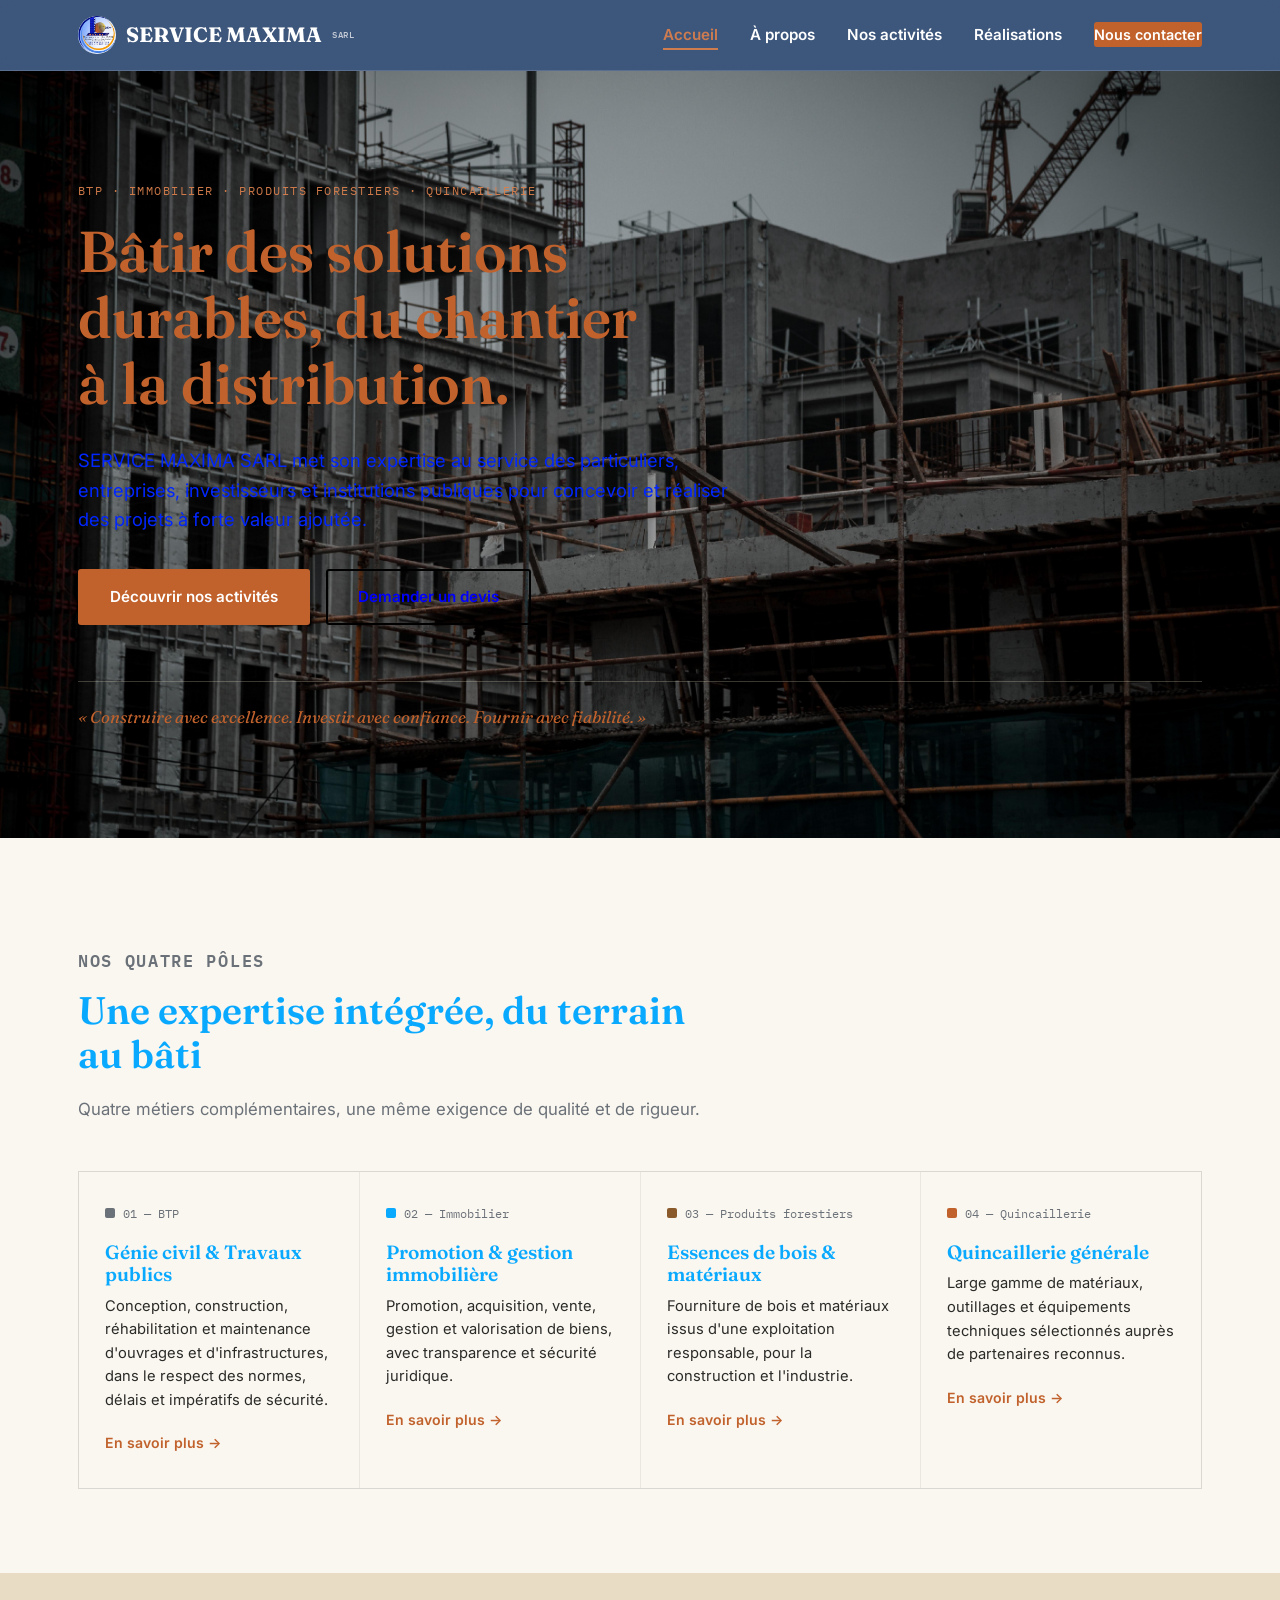
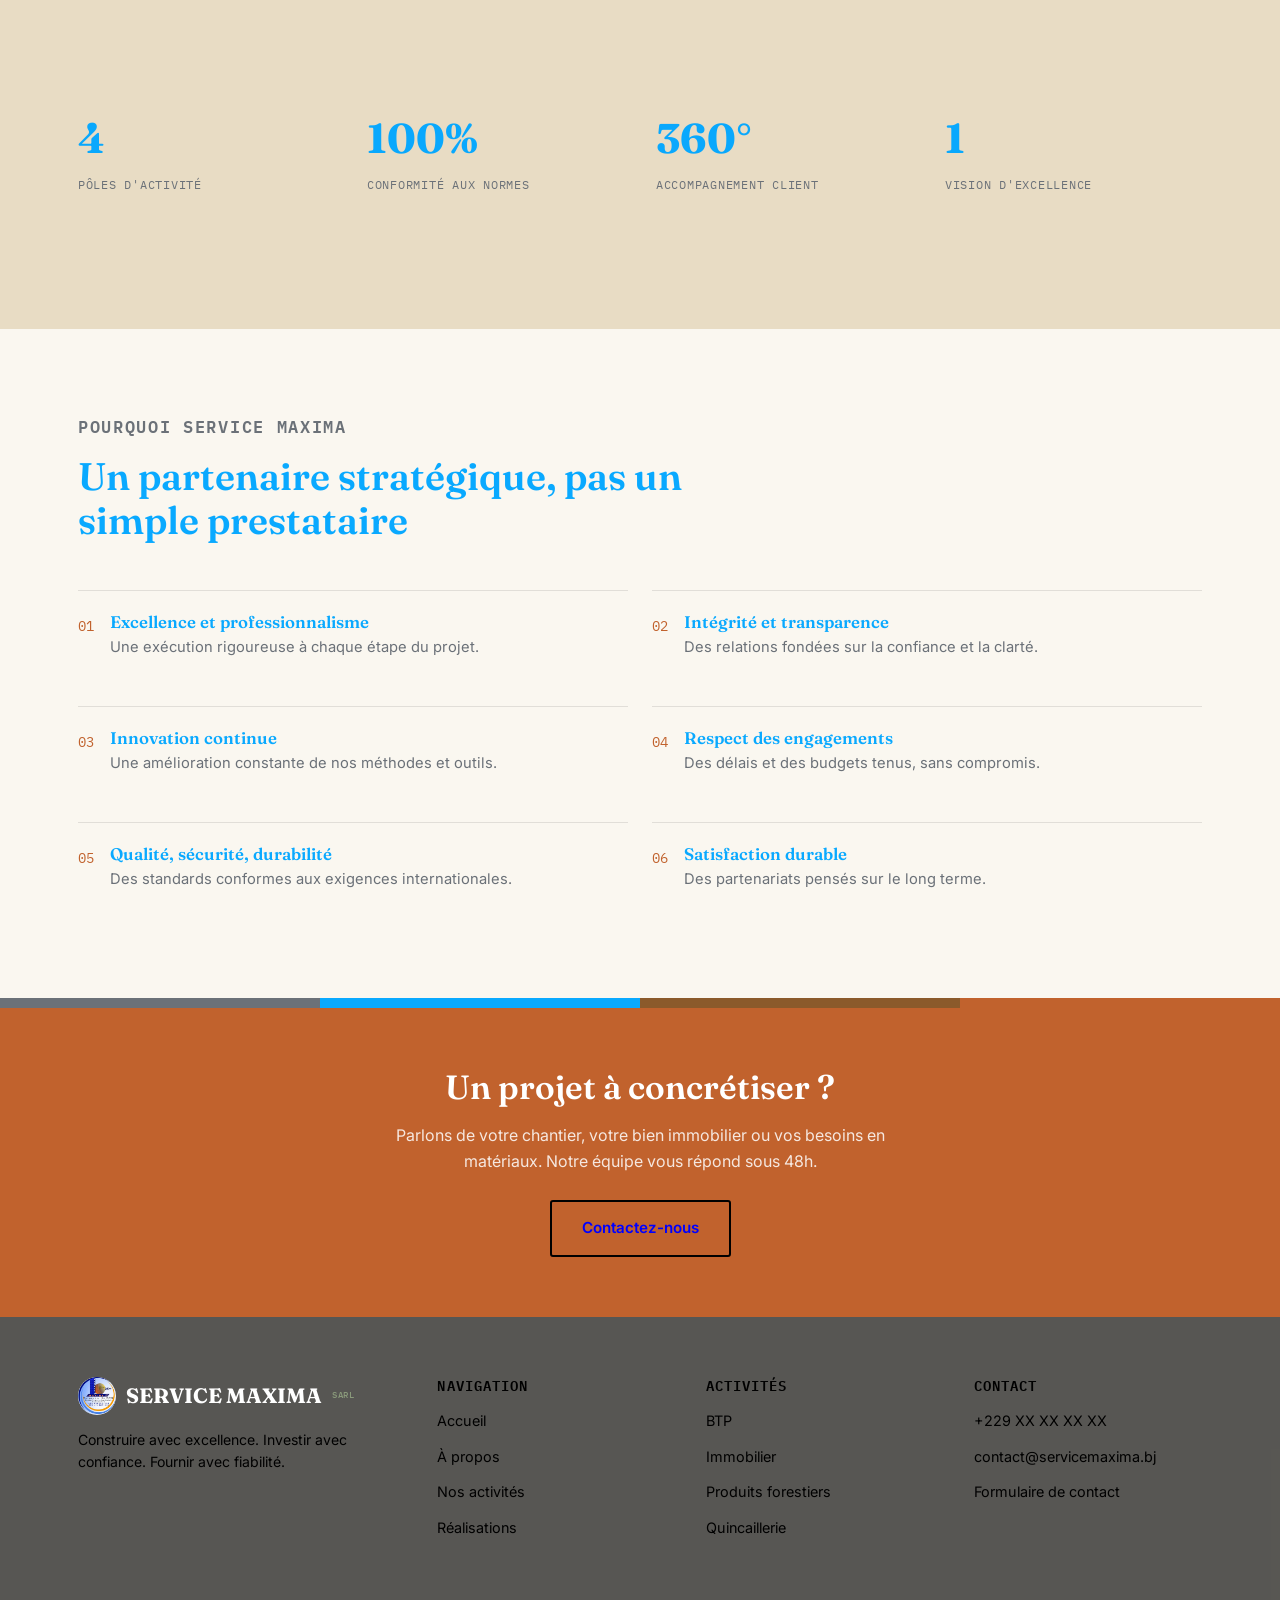
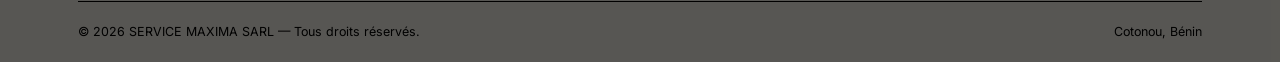
<file: service-maxima/index.html>
<!DOCTYPE html>
<html lang="fr">
<head>
<meta charset="UTF-8">
<meta name="viewport" content="width=device-width, initial-scale=1.0">
<title>SERVICE MAXIMA SARL — BTP, Immobilier, Bois &amp; Quincaillerie</title>
<meta name="description" content="SERVICE MAXIMA SARL : génie civil et BTP, immobilier, produits forestiers et quincaillerie générale. Construire avec excellence, investir avec confiance, fournir avec fiabilité.">
<link rel="stylesheet" href="css/style.css">
</head>
<body>

<header class="site-header">
  <nav class="nav-wrap">
    <a href="index.html" class="logo"><img src="images/logo-service-maxima.jpg" alt="Logo SERVICE MAXIMA">SERVICE MAXIMA<br><small>SARL</small></a>
    <button class="nav-toggle" aria-label="Ouvrir le menu" aria-expanded="false">
      <span></span><span></span><span></span>
    </button>
    <ul class="nav-links">
      <li><a href="index.html" aria-current="page">Accueil</a></li>
      <li><a href="a-propos.html">À propos</a></li>
      <li><a href="activites.html">Nos activités</a></li>
      <li><a href="realisations.html">Réalisations</a></li>
      <li><a href="contact.html" class="nav-cta">Nous contacter</a></li>
    </ul>
  </nav>
</header>

<main>

  <section class="hero">
    <div class="container">
      <p class="hero-eyebrow">BTP · Immobilier · Produits forestiers · Quincaillerie</p>
      <h1>Bâtir des solutions durables, du chantier à la distribution.</h1>
      <p class="lede">SERVICE MAXIMA SARL met son expertise au service des particuliers, entreprises, investisseurs et institutions publiques pour concevoir et réaliser des projets à forte valeur ajoutée.</p>
      <div class="hero-actions">
        <a href="activites.html" class="btn btn-primary">Découvrir nos activités</a>
        <a href="contact.html" class="btn btn-outline">Demander un devis</a>
      </div>
      <p class="hero-slogan">« Construire avec excellence. Investir avec confiance. Fournir avec fiabilité. »</p>
    </div>
  </section>
<br>
  <section>
    <div class="container">
      <div class="section-head">
        <p class="eyebrow">Nos quatre pôles</p>
        <h2>Une expertise intégrée, du terrain au bâti</h2>
        <p>Quatre métiers complémentaires, une même exigence de qualité et de rigueur.</p>
      </div>
    </div>
    <div class="container">
      <div class="poles-grid">
        <article class="pole-card">
          <div class="pole-index"><span class="dot dot-btp"></span>01 — BTP</div>
          <h3>Génie civil &amp; Travaux publics</h3>
          <p>Conception, construction, réhabilitation et maintenance d'ouvrages et d'infrastructures, dans le respect des normes, délais et impératifs de sécurité.</p>
          <a href="activites.html#btp">En savoir plus</a>
        </article>
        <article class="pole-card">
          <div class="pole-index"><span class="dot dot-immo"></span>02 — Immobilier</div>
          <h3>Promotion &amp; gestion immobilière</h3>
          <p>Promotion, acquisition, vente, gestion et valorisation de biens, avec transparence et sécurité juridique.</p>
          <a href="activites.html#immobilier">En savoir plus</a>
        </article>
        <article class="pole-card">
          <div class="pole-index"><span class="dot dot-bois"></span>03 — Produits forestiers</div>
          <h3>Essences de bois &amp; matériaux</h3>
          <p>Fourniture de bois et matériaux issus d'une exploitation responsable, pour la construction et l'industrie.</p>
          <a href="activites.html#bois">En savoir plus</a>
        </article>
        <article class="pole-card">
          <div class="pole-index"><span class="dot dot-quinc"></span>04 — Quincaillerie</div>
          <h3>Quincaillerie générale</h3>
          <p>Large gamme de matériaux, outillages et équipements techniques sélectionnés auprès de partenaires reconnus.</p>
          <a href="activites.html#quincaillerie">En savoir plus</a>
        </article>
      </div>
    </div>
  </section>

  <section class="section-alt">
    <div class="container">
      <div class="stats">
        <div class="stat"><b>4</b><span>Pôles d'activité</span></div>
        <div class="stat"><b>100%</b><span>Conformité aux normes</span></div>
        <div class="stat"><b>360°</b><span>Accompagnement client</span></div>
        <div class="stat"><b>1</b><span>Vision d'excellence</span></div>
      </div>
    </div>
  </section>

  <section>
    <div class="container">
      <div class="section-head">
        <p class="eyebrow">Pourquoi SERVICE MAXIMA</p>
        <h2>Un partenaire stratégique, pas un simple prestataire</h2>
      </div>
      <div class="valeurs-list">
        <div class="valeur-item"><span class="num">01</span><div><h4>Excellence et professionnalisme</h4><p>Une exécution rigoureuse à chaque étape du projet.</p></div></div>
        <div class="valeur-item"><span class="num">02</span><div><h4>Intégrité et transparence</h4><p>Des relations fondées sur la confiance et la clarté.</p></div></div>
        <div class="valeur-item"><span class="num">03</span><div><h4>Innovation continue</h4><p>Une amélioration constante de nos méthodes et outils.</p></div></div>
        <div class="valeur-item"><span class="num">04</span><div><h4>Respect des engagements</h4><p>Des délais et des budgets tenus, sans compromis.</p></div></div>
        <div class="valeur-item"><span class="num">05</span><div><h4>Qualité, sécurité, durabilité</h4><p>Des standards conformes aux exigences internationales.</p></div></div>
        <div class="valeur-item"><span class="num">06</span><div><h4>Satisfaction durable</h4><p>Des partenariats pensés sur le long terme.</p></div></div>
      </div>
    </div>
  </section>

  <div class="carotte"><span class="c-btp"></span><span class="c-immo"></span><span class="c-bois"></span><span class="c-quinc"></span></div>

  <section class="cta-band">
    <div class="container">
      <h2>Un projet à concrétiser ?</h2>
      <p>Parlons de votre chantier, votre bien immobilier ou vos besoins en matériaux. Notre équipe vous répond sous 48h.</p>
      <a href="contact.html" class="btn btn-outline">Contactez-nous</a>
    </div>
  </section>

</main>

<footer class="site-footer">
  <div class="container">
    <div class="footer-grid">
      <div class="footer-about">
        <div class="logo" style="color:#fff; margin-bottom:14px;"><img src="images/logo-service-maxima.jpg" alt="Logo SERVICE MAXIMA">SERVICE MAXIMA<br><small style="color:#8A9A7B;">SARL</small></div>
        <p>Construire avec excellence. Investir avec confiance. Fournir avec fiabilité.</p>
      </div>
      <div>
        <h4>Navigation</h4>
        <ul>
          <li><a href="index.html">Accueil</a></li>
          <li><a href="a-propos.html">À propos</a></li>
          <li><a href="activites.html">Nos activités</a></li>
          <li><a href="realisations.html">Réalisations</a></li>
        </ul>
      </div>
      <div>
        <h4>Activités</h4>
        <ul>
          <li><a href="activites.html#btp">BTP</a></li>
          <li><a href="activites.html#immobilier">Immobilier</a></li>
          <li><a href="activites.html#bois">Produits forestiers</a></li>
          <li><a href="activites.html#quincaillerie">Quincaillerie</a></li>
        </ul>
      </div>
      <div>
        <h4>Contact</h4>
        <ul>
          <li><a href="tel:+229XXXXXXXX">+229 XX XX XX XX</a></li>
          <li><a href="mailto:contact@servicemaxima.bj">contact@servicemaxima.bj</a></li>
          <li><a href="contact.html">Formulaire de contact</a></li>
        </ul>
      </div>
    </div>
    <div class="footer-bottom">
      <span>© 2026 SERVICE MAXIMA SARL — Tous droits réservés.</span>
      <span>Cotonou, Bénin</span>
    </div>
  </div>
</footer>

<script src="js/script.js"></script>
</body>
</html>
</file>
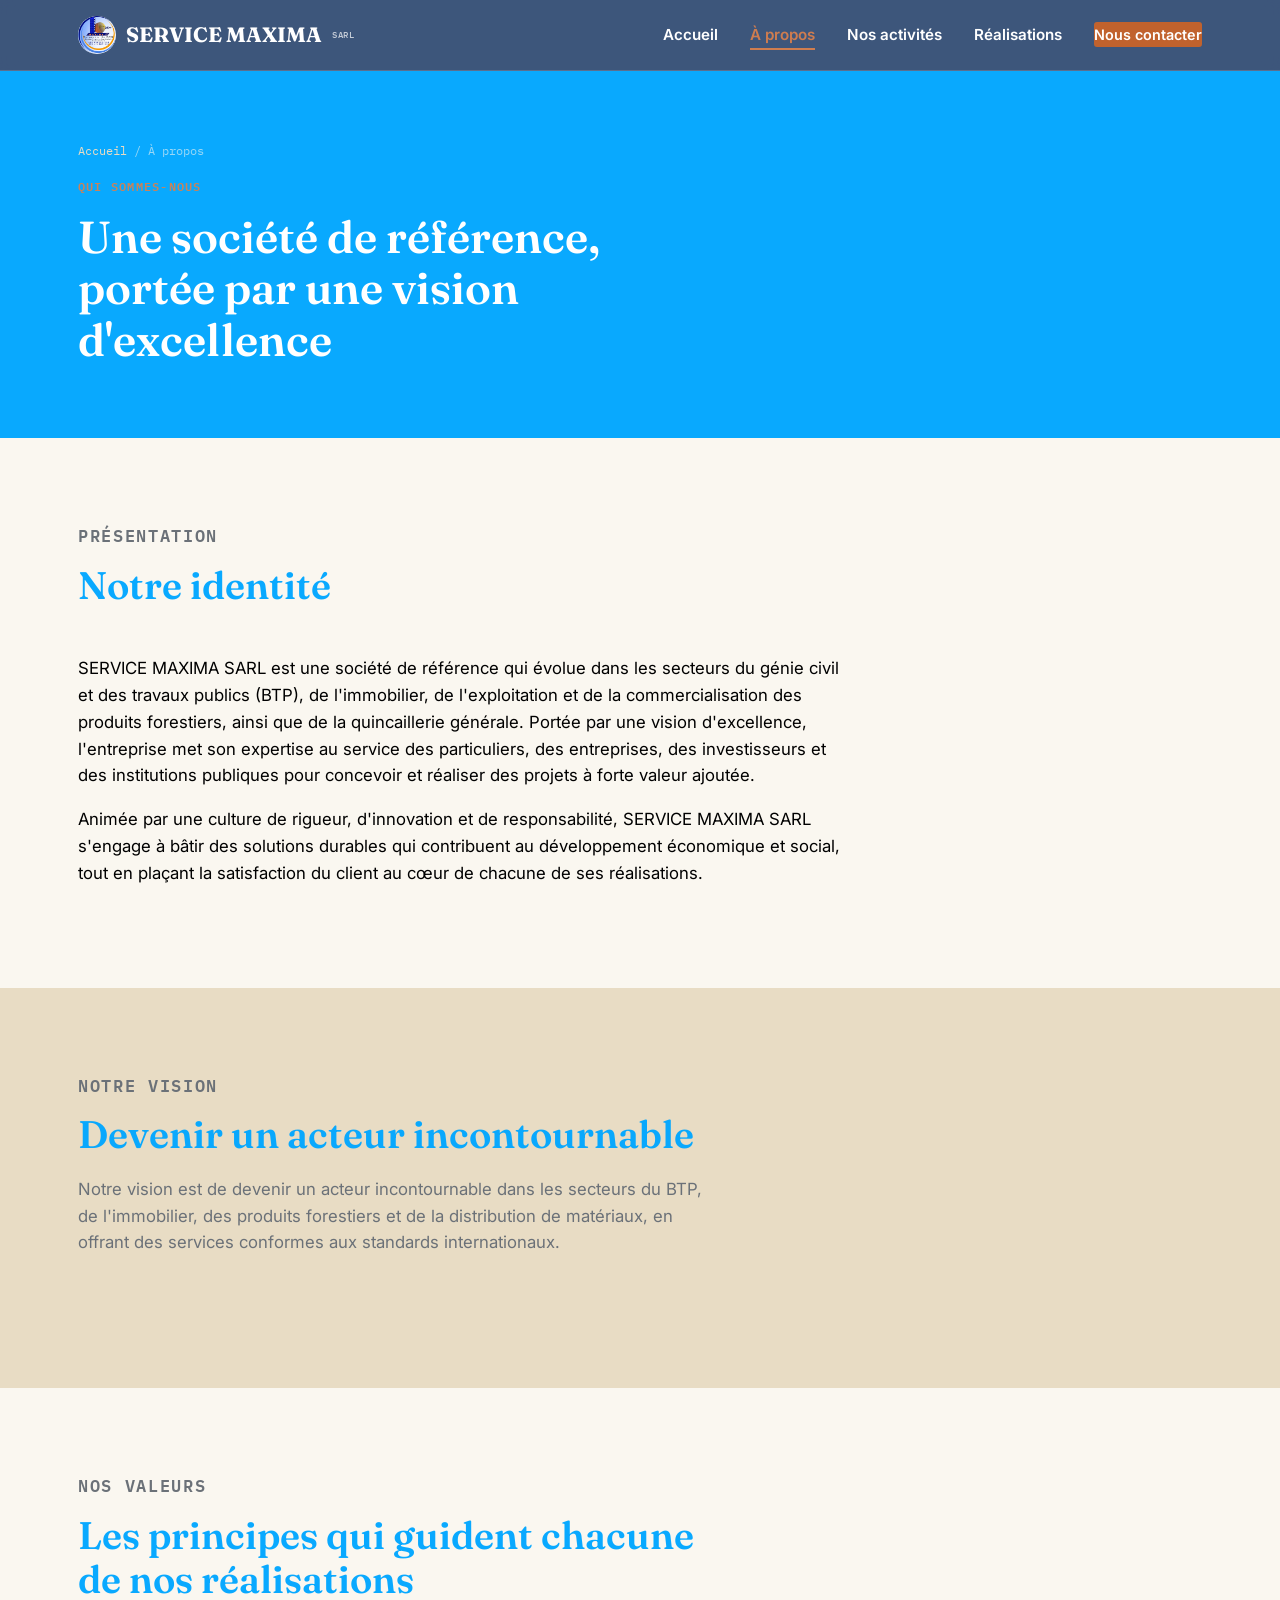
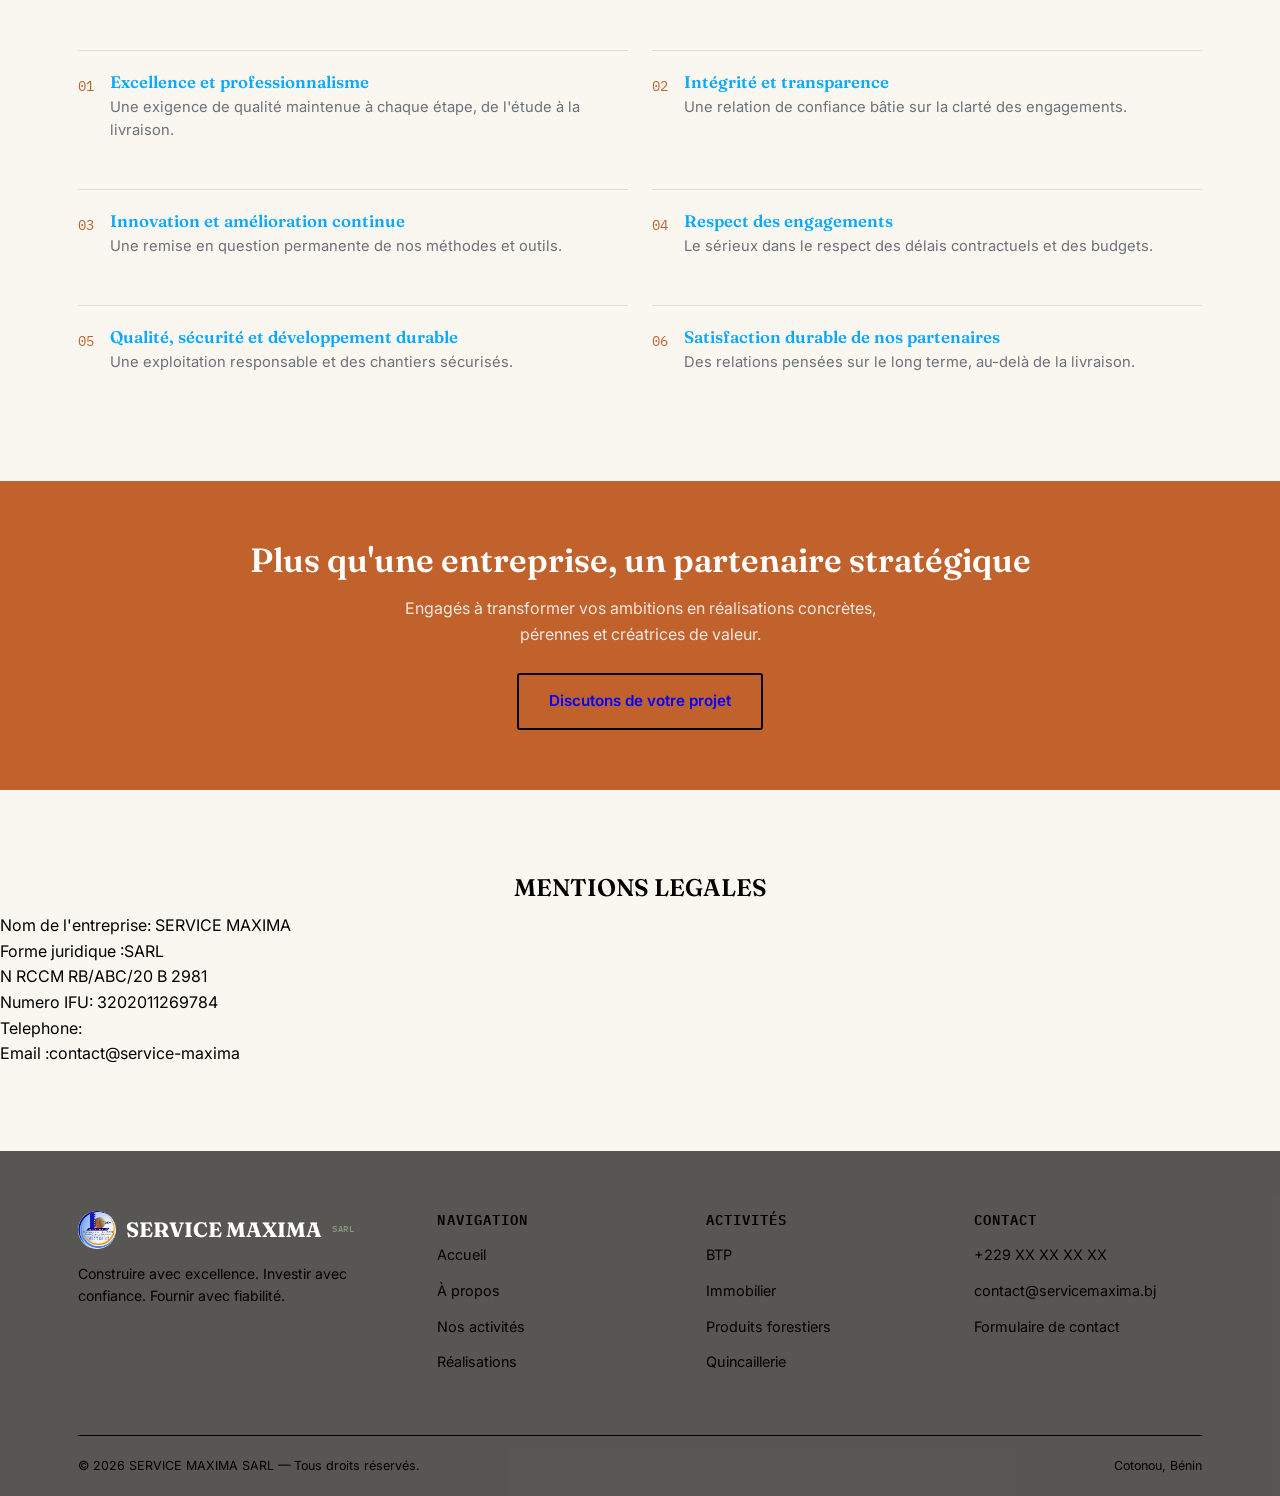
<file: service-maxima/a-propos.html>
<!DOCTYPE html>
<html lang="fr">
<head>
<meta charset="UTF-8">
<meta name="viewport" content="width=device-width, initial-scale=1.0">
<title>À propos — SERVICE MAXIMA SARL</title>
<meta name="description" content="Vision, mission et valeurs de SERVICE MAXIMA SARL, acteur du BTP, de l'immobilier, des produits forestiers et de la quincaillerie.">
<link rel="stylesheet" href="css/style.css">
</head>
<body>

<header class="site-header">
  <nav class="nav-wrap">
    <a href="index.html" class="logo"><img src="images/logo-service-maxima.jpg" alt="Logo SERVICE MAXIMA">SERVICE MAXIMA<br><small>SARL</small></a>
    <button class="nav-toggle" aria-label="Ouvrir le menu" aria-expanded="false">
      <span></span><span></span><span></span>
    </button>
    <ul class="nav-links">
      <li><a href="index.html">Accueil</a></li>
      <li><a href="a-propos.html" aria-current="page">À propos</a></li>
      <li><a href="activites.html">Nos activités</a></li>
      <li><a href="realisations.html">Réalisations</a></li>
      <li><a href="contact.html" class="nav-cta">Nous contacter</a></li>
    </ul>
  </nav>
</header>

<main>

  <section class="page-banner">
    <div class="container">
      <p class="breadcrumb"><a href="index.html">Accueil</a> / À propos</p>
      <p class="eyebrow">Qui sommes-nous</p>
      <h1>Une société de référence, portée par une vision d'excellence</h1>
    </div>
  </section>

  <section>
    <div class="container">
      <div class="section-head">
        <p class="eyebrow">Présentation</p>
        <h2>Notre identité</h2>
      </div>
      <p style="max-width:70ch; font-size:1.05rem;">SERVICE MAXIMA SARL est une société de référence qui évolue dans les secteurs du génie civil et des travaux publics (BTP), de l'immobilier, de l'exploitation et de la commercialisation des produits forestiers, ainsi que de la quincaillerie générale. Portée par une vision d'excellence, l'entreprise met son expertise au service des particuliers, des entreprises, des investisseurs et des institutions publiques pour concevoir et réaliser des projets à forte valeur ajoutée.</p>
      <p style="max-width:70ch; font-size:1.05rem;">Animée par une culture de rigueur, d'innovation et de responsabilité, SERVICE MAXIMA SARL s'engage à bâtir des solutions durables qui contribuent au développement économique et social, tout en plaçant la satisfaction du client au cœur de chacune de ses réalisations.</p>
    </div>
  </section>

  
  <section class="section-alt">
    <div class="container">
      <div class="section-head">
        <p class="eyebrow">Notre vision</p>
        <h2>Devenir un acteur incontournable</h2>
        <p>Notre vision est de devenir un acteur incontournable dans les secteurs du BTP, de l'immobilier, des produits forestiers et de la distribution de matériaux, en offrant des services conformes aux standards internationaux.</p>
      </div>
    </div>
  </section>

  <section>
    <div class="container">
      <div class="section-head">
        <p class="eyebrow">Nos valeurs</p>
        <h2>Les principes qui guident chacune de nos réalisations</h2>
      </div>
      <div class="valeurs-list">
        <div class="valeur-item"><span class="num">01</span><div><h4>Excellence et professionnalisme</h4><p>Une exigence de qualité maintenue à chaque étape, de l'étude à la livraison.</p></div></div>
        <div class="valeur-item"><span class="num">02</span><div><h4>Intégrité et transparence</h4><p>Une relation de confiance bâtie sur la clarté des engagements.</p></div></div>
        <div class="valeur-item"><span class="num">03</span><div><h4>Innovation et amélioration continue</h4><p>Une remise en question permanente de nos méthodes et outils.</p></div></div>
        <div class="valeur-item"><span class="num">04</span><div><h4>Respect des engagements</h4><p>Le sérieux dans le respect des délais contractuels et des budgets.</p></div></div>
        <div class="valeur-item"><span class="num">05</span><div><h4>Qualité, sécurité et développement durable</h4><p>Une exploitation responsable et des chantiers sécurisés.</p></div></div>
        <div class="valeur-item"><span class="num">06</span><div><h4>Satisfaction durable de nos partenaires</h4><p>Des relations pensées sur le long terme, au-delà de la livraison.</p></div></div>
      </div>
    </div>
  </section>

  <section class="cta-band">
    <div class="container">
      <h2>Plus qu'une entreprise, un partenaire stratégique</h2>
      <p>Engagés à transformer vos ambitions en réalisations concrètes, pérennes et créatrices de valeur.</p>
      <a href="contact.html" class="btn btn-outline">Discutons de votre projet</a>
    </div>
  </section>
  <section>
   <div class="law">
     <h1> MENTIONS LEGALES</h1>
    Nom de l'entreprise: SERVICE MAXIMA<br>
    Forme juridique :SARL <br>
    N RCCM RB/ABC/20 B 2981 <br>
    Numero IFU: 3202011269784 <br>
    Telephone: <br>
    Email :contact@service-maxima

   </div>

  </section>

</main>

<footer class="site-footer">
  <div class="container">
    <div class="footer-grid">
      <div class="footer-about">
        <div class="logo" style="color:#fff; margin-bottom:14px;"><img src="images/logo-service-maxima.jpg" alt="Logo SERVICE MAXIMA">SERVICE MAXIMA<br><small style="color:#8A9A7B;">SARL</small></div>
        <p>Construire avec excellence. Investir avec confiance. Fournir avec fiabilité.</p>
      </div>
      <div>
        <h4>Navigation</h4>
        <ul>
          <li><a href="index.html">Accueil</a></li>
          <li><a href="a-propos.html">À propos</a></li>
          <li><a href="activites.html">Nos activités</a></li>
          <li><a href="realisations.html">Réalisations</a></li>
        </ul>
      </div>
      <div>
        <h4>Activités</h4>
        <ul>
          <li><a href="activites.html#btp">BTP</a></li>
          <li><a href="activites.html#immobilier">Immobilier</a></li>
          <li><a href="activites.html#bois">Produits forestiers</a></li>
          <li><a href="activites.html#quincaillerie">Quincaillerie</a></li>
        </ul>
      </div>
      <div>
        <h4>Contact</h4>
        <ul>
          <li><a href="tel:+229XXXXXXXX">+229 XX XX XX XX</a></li>
          <li><a href="mailto:contact@servicemaxima.bj">contact@servicemaxima.bj</a></li>
          <li><a href="contact.html">Formulaire de contact</a></li>
        </ul>
      </div>
    </div>
    <div class="footer-bottom">
      <span>© 2026 SERVICE MAXIMA SARL — Tous droits réservés.</span>
      <span>Cotonou, Bénin</span>
    </div>
  </div>
</footer>

<script src="js/script.js"></script>
</body>
</html>
</file>
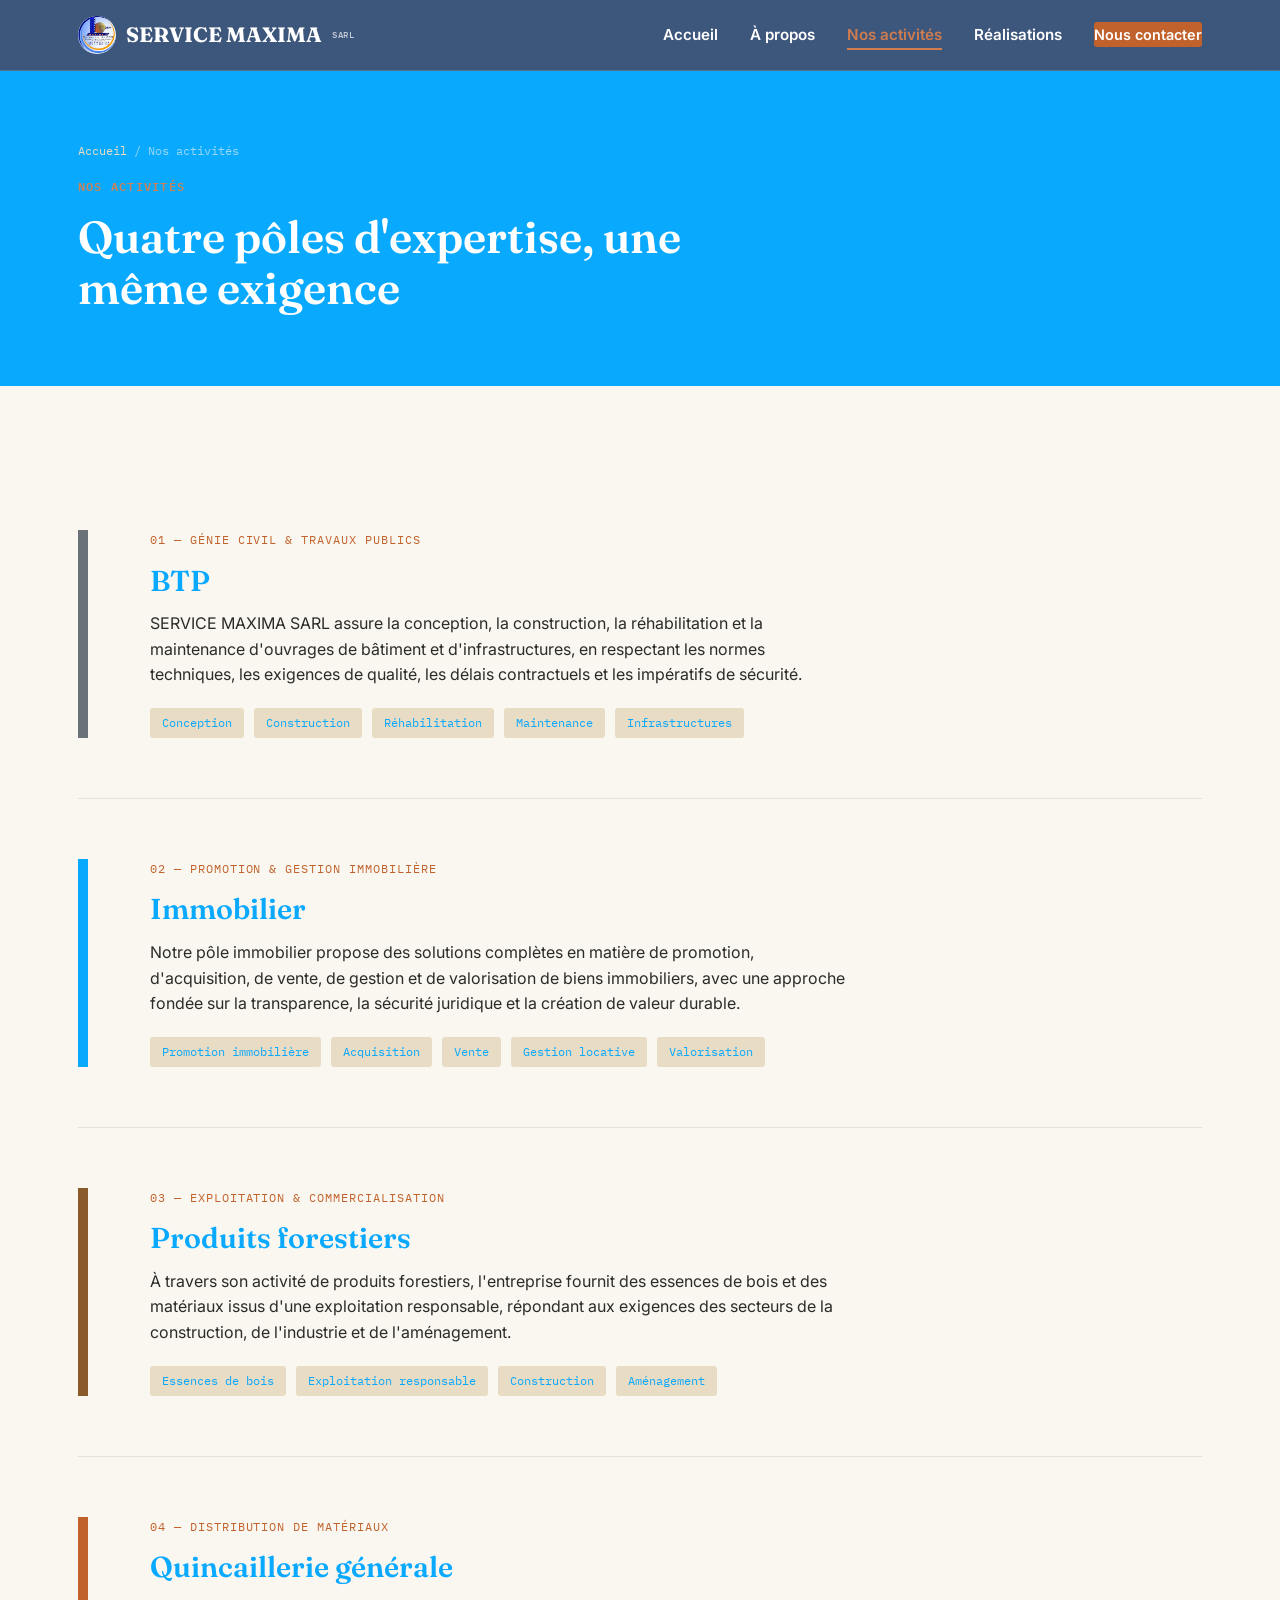
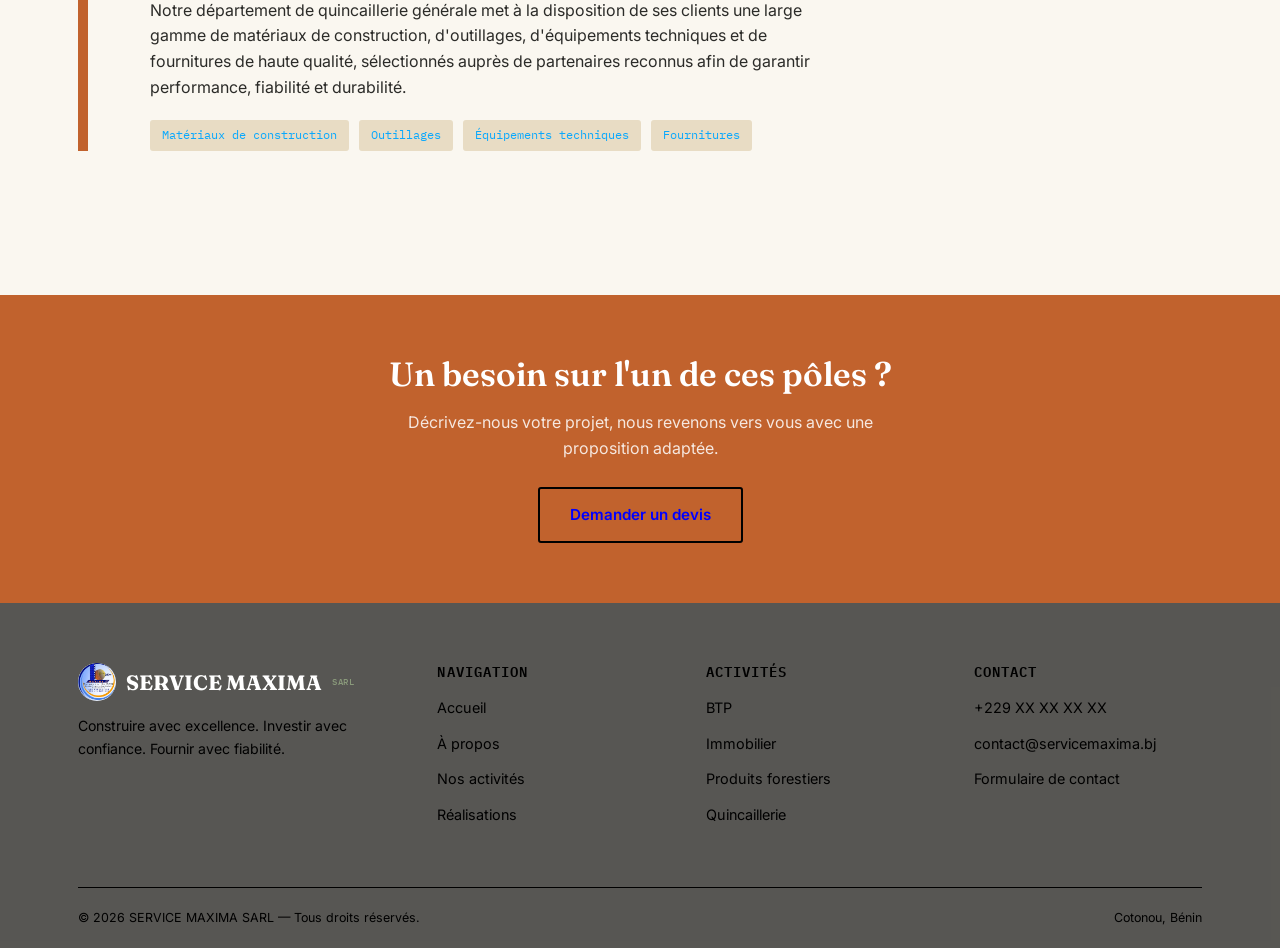
<file: service-maxima/activites.html>
<!DOCTYPE html>
<html lang="fr">
<head>
<meta charset="UTF-8">
<meta name="viewport" content="width=device-width, initial-scale=1.0">
<title>Nos activités — SERVICE MAXIMA SARL</title>
<meta name="description" content="BTP et travaux publics, immobilier, produits forestiers et quincaillerie générale : découvrez les 4 pôles d'activité de SERVICE MAXIMA SARL.">
<link rel="stylesheet" href="css/style.css">
</head>
<body>

<header class="site-header">
  <nav class="nav-wrap">
    <a href="index.html" class="logo"><img src="images/logo-service-maxima.jpg" alt="Logo SERVICE MAXIMA">SERVICE MAXIMA<br><small>SARL</small></a>
    <button class="nav-toggle" aria-label="Ouvrir le menu" aria-expanded="false">
      <span></span><span></span><span></span>
    </button>
    <ul class="nav-links">
      <li><a href="index.html">Accueil</a></li>
      <li><a href="a-propos.html">À propos</a></li>
      <li><a href="activites.html" aria-current="page">Nos activités</a></li>
      <li><a href="realisations.html">Réalisations</a></li>
      <li><a href="contact.html" class="nav-cta">Nous contacter</a></li>
    </ul>
  </nav>
</header>

<main>

  <section class="page-banner">
    <div class="container">
      <p class="breadcrumb"><a href="index.html">Accueil</a> / Nos activités</p>
      <p class="eyebrow">Nos activités</p>
      <h1>Quatre pôles d'expertise, une même exigence</h1>
    </div>
  </section>

  <section>
    <div class="container">

      <div class="activite-block" id="btp">
        <div class="carotte vertical"><span class="c-btp" style="flex:1;"></span></div>
        <div class="activite-content">
          <span class="role">01 — Génie civil &amp; Travaux publics</span>
          <h2>BTP</h2>
          <p>SERVICE MAXIMA SARL assure la conception, la construction, la réhabilitation et la maintenance d'ouvrages de bâtiment et d'infrastructures, en respectant les normes techniques, les exigences de qualité, les délais contractuels et les impératifs de sécurité.</p>
          <div class="activite-tags">
            <span>Conception</span><span>Construction</span><span>Réhabilitation</span><span>Maintenance</span><span>Infrastructures</span>
          </div>
        </div>
      </div>

      <div class="activite-block" id="immobilier">
        <div class="carotte vertical"><span class="c-immo" style="flex:1;"></span></div>
        <div class="activite-content">
          <span class="role">02 — Promotion &amp; gestion immobilière</span>
          <h2>Immobilier</h2>
          <p>Notre pôle immobilier propose des solutions complètes en matière de promotion, d'acquisition, de vente, de gestion et de valorisation de biens immobiliers, avec une approche fondée sur la transparence, la sécurité juridique et la création de valeur durable.</p>
          <div class="activite-tags">
            <span>Promotion immobilière</span><span>Acquisition</span><span>Vente</span><span>Gestion locative</span><span>Valorisation</span>
          </div>
        </div>
      </div>

      <div class="activite-block" id="bois">
        <div class="carotte vertical"><span class="c-bois" style="flex:1;"></span></div>
        <div class="activite-content">
          <span class="role">03 — Exploitation &amp; commercialisation</span>
          <h2>Produits forestiers</h2>
          <p>À travers son activité de produits forestiers, l'entreprise fournit des essences de bois et des matériaux issus d'une exploitation responsable, répondant aux exigences des secteurs de la construction, de l'industrie et de l'aménagement.</p>
          <div class="activite-tags">
            <span>Essences de bois</span><span>Exploitation responsable</span><span>Construction</span><span>Aménagement</span>
          </div>
        </div>
      </div>

      <div class="activite-block" id="quincaillerie">
        <div class="carotte vertical"><span class="c-quinc" style="flex:1;"></span></div>
        <div class="activite-content">
          <span class="role">04 — Distribution de matériaux</span>
          <h2>Quincaillerie générale</h2>
          <p>Notre département de quincaillerie générale met à la disposition de ses clients une large gamme de matériaux de construction, d'outillages, d'équipements techniques et de fournitures de haute qualité, sélectionnés auprès de partenaires reconnus afin de garantir performance, fiabilité et durabilité.</p>
          <div class="activite-tags">
            <span>Matériaux de construction</span><span>Outillages</span><span>Équipements techniques</span><span>Fournitures</span>
          </div>
        </div>
      </div>

    </div>
  </section>

  <section class="cta-band">
    <div class="container">
      <h2>Un besoin sur l'un de ces pôles ?</h2>
      <p>Décrivez-nous votre projet, nous revenons vers vous avec une proposition adaptée.</p>
      <a href="contact.html" class="btn btn-outline">Demander un devis</a>
    </div>
  </section>

</main>

<footer class="site-footer">
  <div class="container">
    <div class="footer-grid">
      <div class="footer-about">
        <div class="logo" style="color:#fff; margin-bottom:14px;"><img src="images/logo-service-maxima.jpg" alt="Logo SERVICE MAXIMA">SERVICE MAXIMA<br><small style="color:#8A9A7B;">SARL</small></div>
        <p>Construire avec excellence. Investir avec confiance. Fournir avec fiabilité.</p>
      </div>
      <div>
        <h4>Navigation</h4>
        <ul>
          <li><a href="index.html">Accueil</a></li>
          <li><a href="a-propos.html">À propos</a></li>
          <li><a href="activites.html">Nos activités</a></li>
          <li><a href="realisations.html">Réalisations</a></li>
        </ul>
      </div>
      <div>
        <h4>Activités</h4>
        <ul>
          <li><a href="activites.html#btp">BTP</a></li>
          <li><a href="activites.html#immobilier">Immobilier</a></li>
          <li><a href="activites.html#bois">Produits forestiers</a></li>
          <li><a href="activites.html#quincaillerie">Quincaillerie</a></li>
        </ul>
      </div>
      <div>
        <h4>Contact</h4>
        <ul>
          <li><a href="tel:+229XXXXXXXX">+229 XX XX XX XX</a></li>
          <li><a href="mailto:contact@servicemaxima.bj">contact@servicemaxima.bj</a></li>
          <li><a href="contact.html">Formulaire de contact</a></li>
        </ul>
      </div>
    </div>
    <div class="footer-bottom">
      <span>© 2026 SERVICE MAXIMA SARL — Tous droits réservés.</span>
      <span>Cotonou, Bénin</span>
    </div>
  </div>
</footer>

<script src="js/script.js"></script>
</body>
</html>
</file>
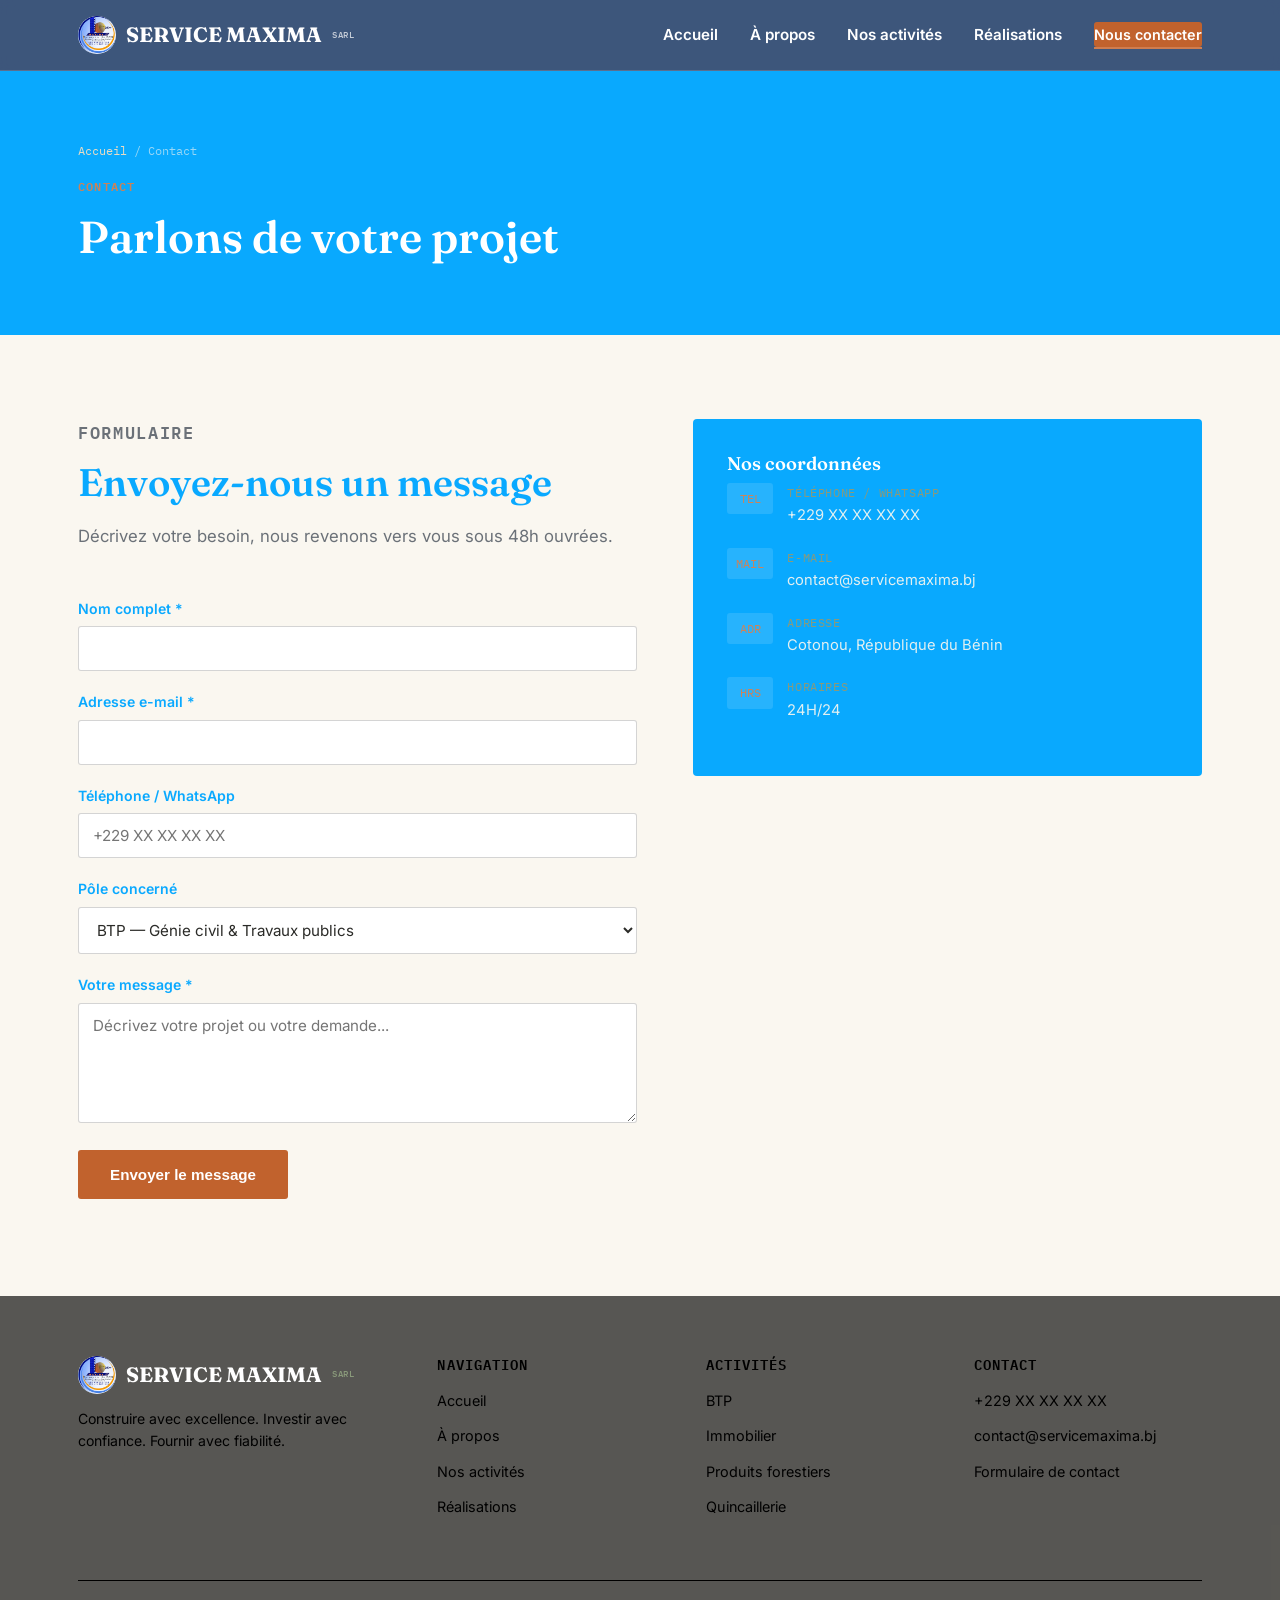
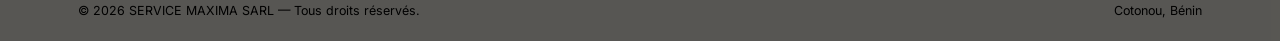
<file: service-maxima/contact.html>
<!DOCTYPE html>
<html lang="fr">
<head>
<meta charset="UTF-8">
<meta name="viewport" content="width=device-width, initial-scale=1.0">
<title>Contact — SERVICE MAXIMA SARL</title>
<meta name="description" content="Contactez SERVICE MAXIMA SARL pour vos projets BTP, immobiliers, bois ou quincaillerie.">
<link rel="stylesheet" href="css/style.css">
</head>
<body>

<header class="site-header">
  <nav class="nav-wrap">
    <a href="index.html" class="logo"><img src="images/logo-service-maxima.jpg" alt="Logo SERVICE MAXIMA">SERVICE MAXIMA<br><small>SARL</small></a>
    <button class="nav-toggle" aria-label="Ouvrir le menu" aria-expanded="false">
      <span></span><span></span><span></span>
    </button>
    <ul class="nav-links">
      <li><a href="index.html">Accueil</a></li>
      <li><a href="a-propos.html">À propos</a></li>
      <li><a href="activites.html">Nos activités</a></li>
      <li><a href="realisations.html">Réalisations</a></li>
      <li><a href="contact.html" class="nav-cta" aria-current="page">Nous contacter</a></li>
    </ul>
  </nav>
</header>

<main>

  <section class="page-banner">
    <div class="container">
      <p class="breadcrumb"><a href="index.html">Accueil</a> / Contact</p>
      <p class="eyebrow">Contact</p>
      <h1>Parlons de votre projet</h1>
    </div>
  </section>

  <section>
    <div class="container">
      <div class="contact-grid">

        <div>
          <div class="section-head">
            <p class="eyebrow">Formulaire</p>
            <h2>Envoyez-nous un message</h2>
            <p>Décrivez votre besoin, nous revenons vers vous sous 48h ouvrées.</p>
          </div>

          <form id="contact-form" novalidate>
            <div class="form-group">
              <label for="nom">Nom complet *</label>
              <input type="text" id="nom" name="nom" required>
            </div>
            <div class="form-group">
              <label for="email">Adresse e-mail *</label>
              <input type="email" id="email" name="email" required>
            </div>
            <div class="form-group">
              <label for="telephone">Téléphone / WhatsApp</label>
              <input type="tel" id="telephone" name="telephone" placeholder="+229 XX XX XX XX">
            </div>
            <div class="form-group">
              <label for="pole">Pôle concerné</label>
              <select id="pole" name="pole">
                <option value="btp">BTP — Génie civil &amp; Travaux publics</option>
                <option value="immobilier">Immobilier</option>
                <option value="bois">Produits forestiers</option>
                <option value="quincaillerie">Quincaillerie générale</option>
                <option value="autre">Autre / Renseignement général</option>
              </select>
            </div>
            <div class="form-group">
              <label for="message">Votre message *</label>
              <textarea id="message" name="message" required placeholder="Décrivez votre projet ou votre demande..."></textarea>
            </div>
            <button type="submit" class="btn btn-primary">Envoyer le message</button>
            <p class="form-note" id="form-feedback" role="status"></p>
          </form>
        </div>

        <div>
          <div class="info-card">
            <h3>Nos coordonnées</h3>
            <div class="info-line">
              <span class="ic">TEL</span>
              <div><span>Téléphone / WhatsApp</span><p>+229 XX XX XX XX</p></div>
            </div>
            <div class="info-line">
              <span class="ic">MAIL</span>
              <div><span>E-mail</span><p>contact@servicemaxima.bj</p></div>
            </div>
            <div class="info-line">
              <span class="ic">ADR</span>
              <div><span>Adresse</span><p>Cotonou, République du Bénin</p></div>
            </div>
            <div class="info-line">
              <span class="ic">HRS</span>
              <div><span>Horaires</span><p>24H/24</p></div>
            </div>
          </div>
        </div>

      </div>
    </div>
  </section>

</main>

<footer class="site-footer">
  <div class="container">
    <div class="footer-grid">
      <div class="footer-about">
        <div class="logo" style="color:#fff; margin-bottom:14px;"><img src="images/logo-service-maxima.jpg" alt="Logo SERVICE MAXIMA">SERVICE MAXIMA<br><small style="color:#8A9A7B;">SARL</small></div>
        <p>Construire avec excellence. Investir avec confiance. Fournir avec fiabilité.</p>
      </div>
      <div>
        <h4>Navigation</h4>
        <ul>
          <li><a href="index.html">Accueil</a></li>
          <li><a href="a-propos.html">À propos</a></li>
          <li><a href="activites.html">Nos activités</a></li>
          <li><a href="realisations.html">Réalisations</a></li>
        </ul>
      </div>
      <div>
        <h4>Activités</h4>
        <ul>
          <li><a href="activites.html#btp">BTP</a></li>
          <li><a href="activites.html#immobilier">Immobilier</a></li>
          <li><a href="activites.html#bois">Produits forestiers</a></li>
          <li><a href="activites.html#quincaillerie">Quincaillerie</a></li>
        </ul>
      </div>
      <div>
        <h4>Contact</h4>
        <ul>
          <li><a href="tel:+229XXXXXXXX">+229 XX XX XX XX</a></li>
          <li><a href="mailto:contact@servicemaxima.bj">contact@servicemaxima.bj</a></li>
          <li><a href="contact.html">Formulaire de contact</a></li>
        </ul>
      </div>
    </div>
    <div class="footer-bottom">
      <span>© 2026 SERVICE MAXIMA SARL — Tous droits réservés.</span>
      <span>Cotonou, Bénin</span>
    </div>
  </div>
</footer>
<script>
document.getElementById('contact-form').addEventListener('submit', function(e) {
  e.preventDefault();

  let nom = document.getElementById('nom').value;
  let email = document.getElementById('email').value;
  let tel = document.getElementById('telephone').value;
  let pole = document.getElementById('pole').value;
  let message = document.getElementById('message').value;
  
  // METS LE VRAI NUMERO WHATSAPP DU CLIENT ICI AVEC 229
  let numeroClient = "+2290195606227"; 

  let texte = `*Nouveau message - SERVICE MAXIMA*%0A%0A`;
  texte += `*Nom:* ${nom}%0A`;
  texte += `*Email:* ${email}%0A`;
  texte += `*Téléphone:* ${tel}%0A`;
  texte += `*Pôle:* ${pole}%0A`;
  texte += `*Message:* ${message}`;
  
  let url = `https://wa.me/${numeroClient}?text=${texte}`;
  window.open(url, '_blank');
  
  document.getElementById('form-feedback').innerText = "Redirection vers WhatsApp... Merci !";
  document.getElementById('form-feedback').style.color = "green";
  
  // Reset le formulaire
  document.getElementById('contact-form').reset();
});
</script>


</body>
</html>
</file>
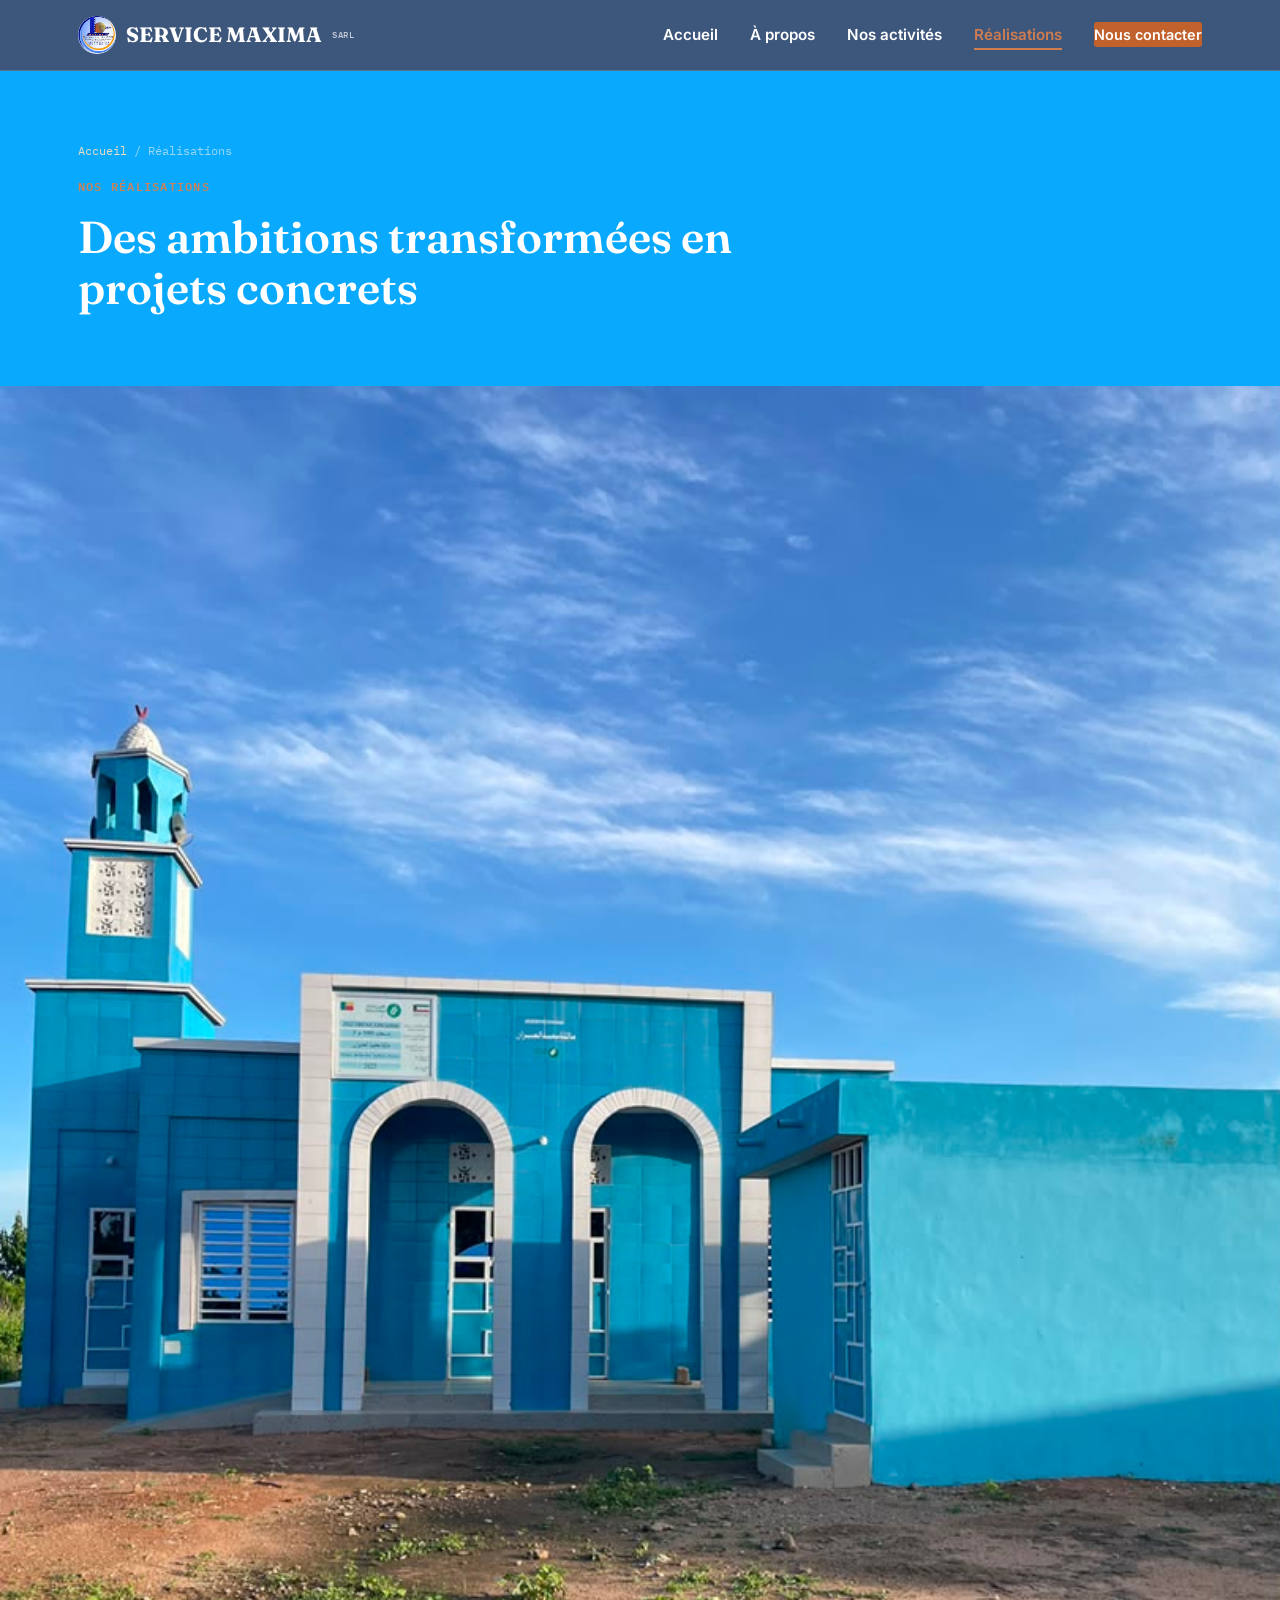
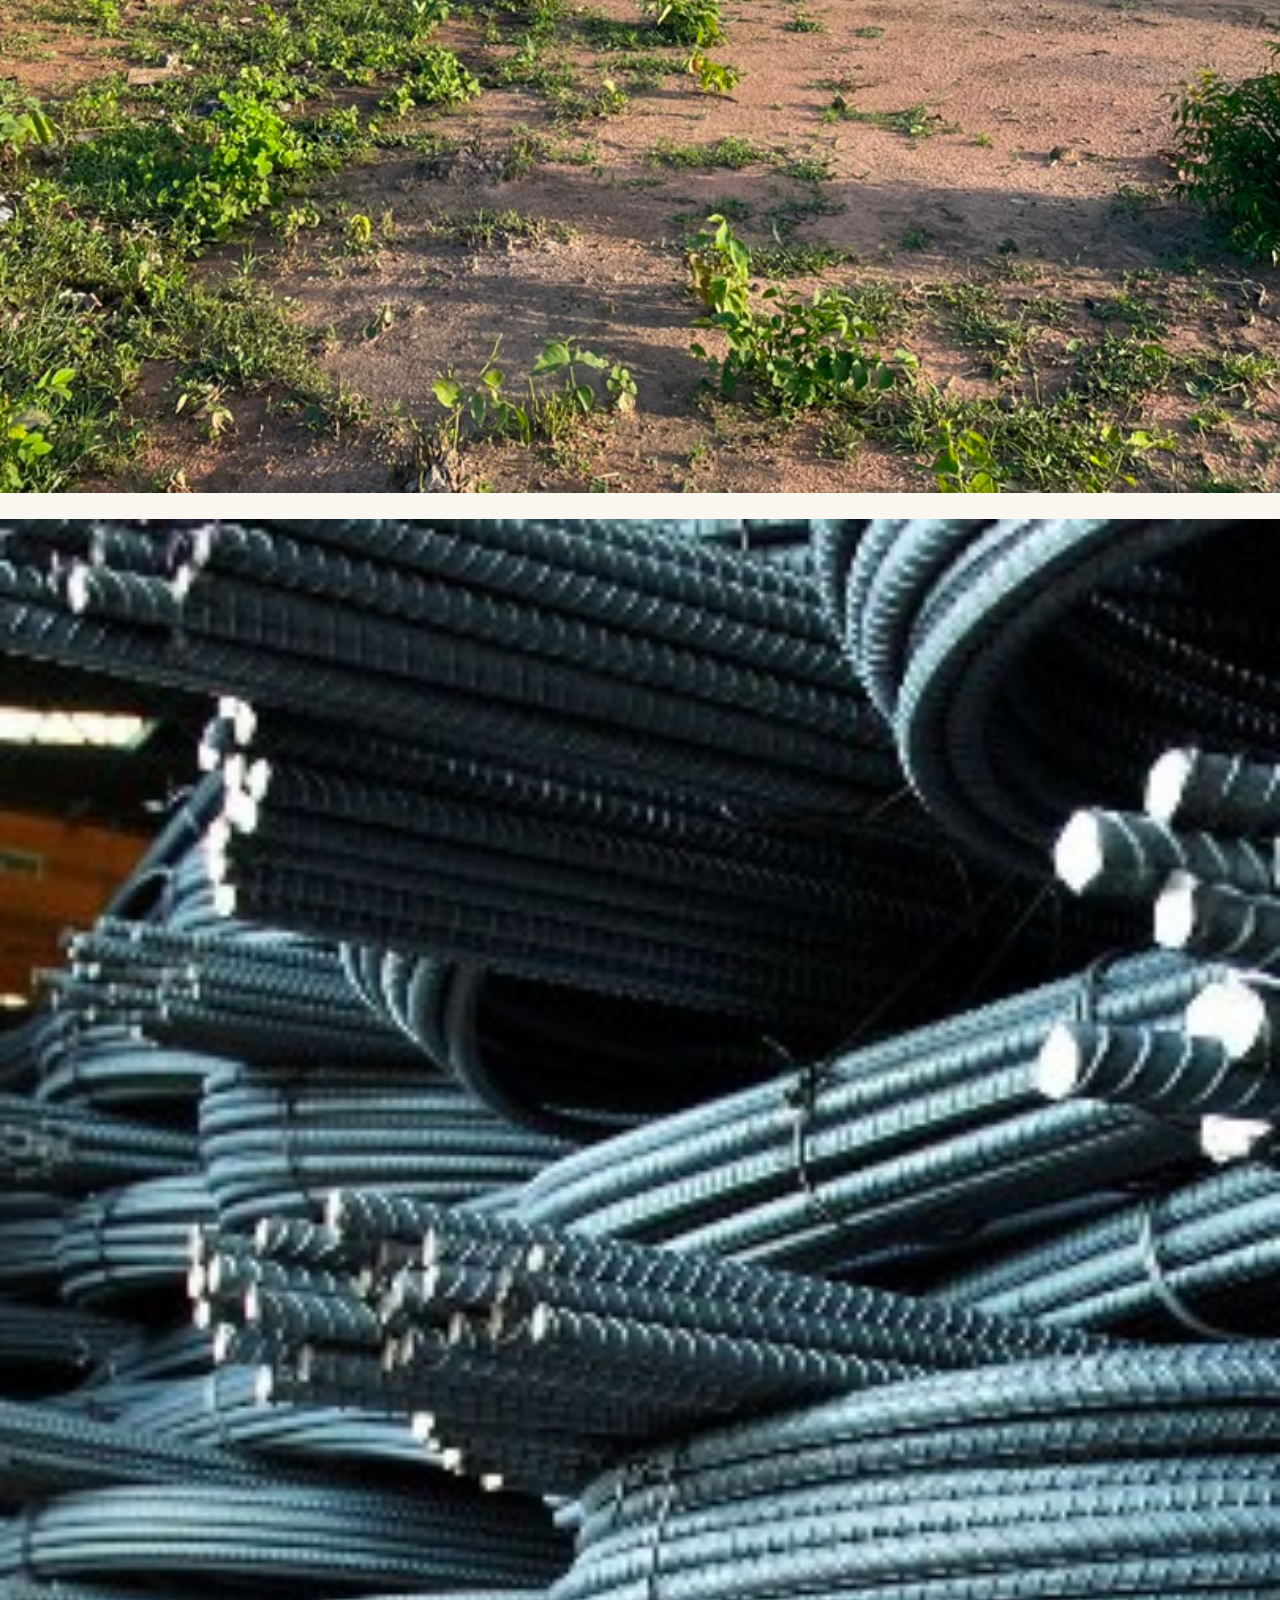
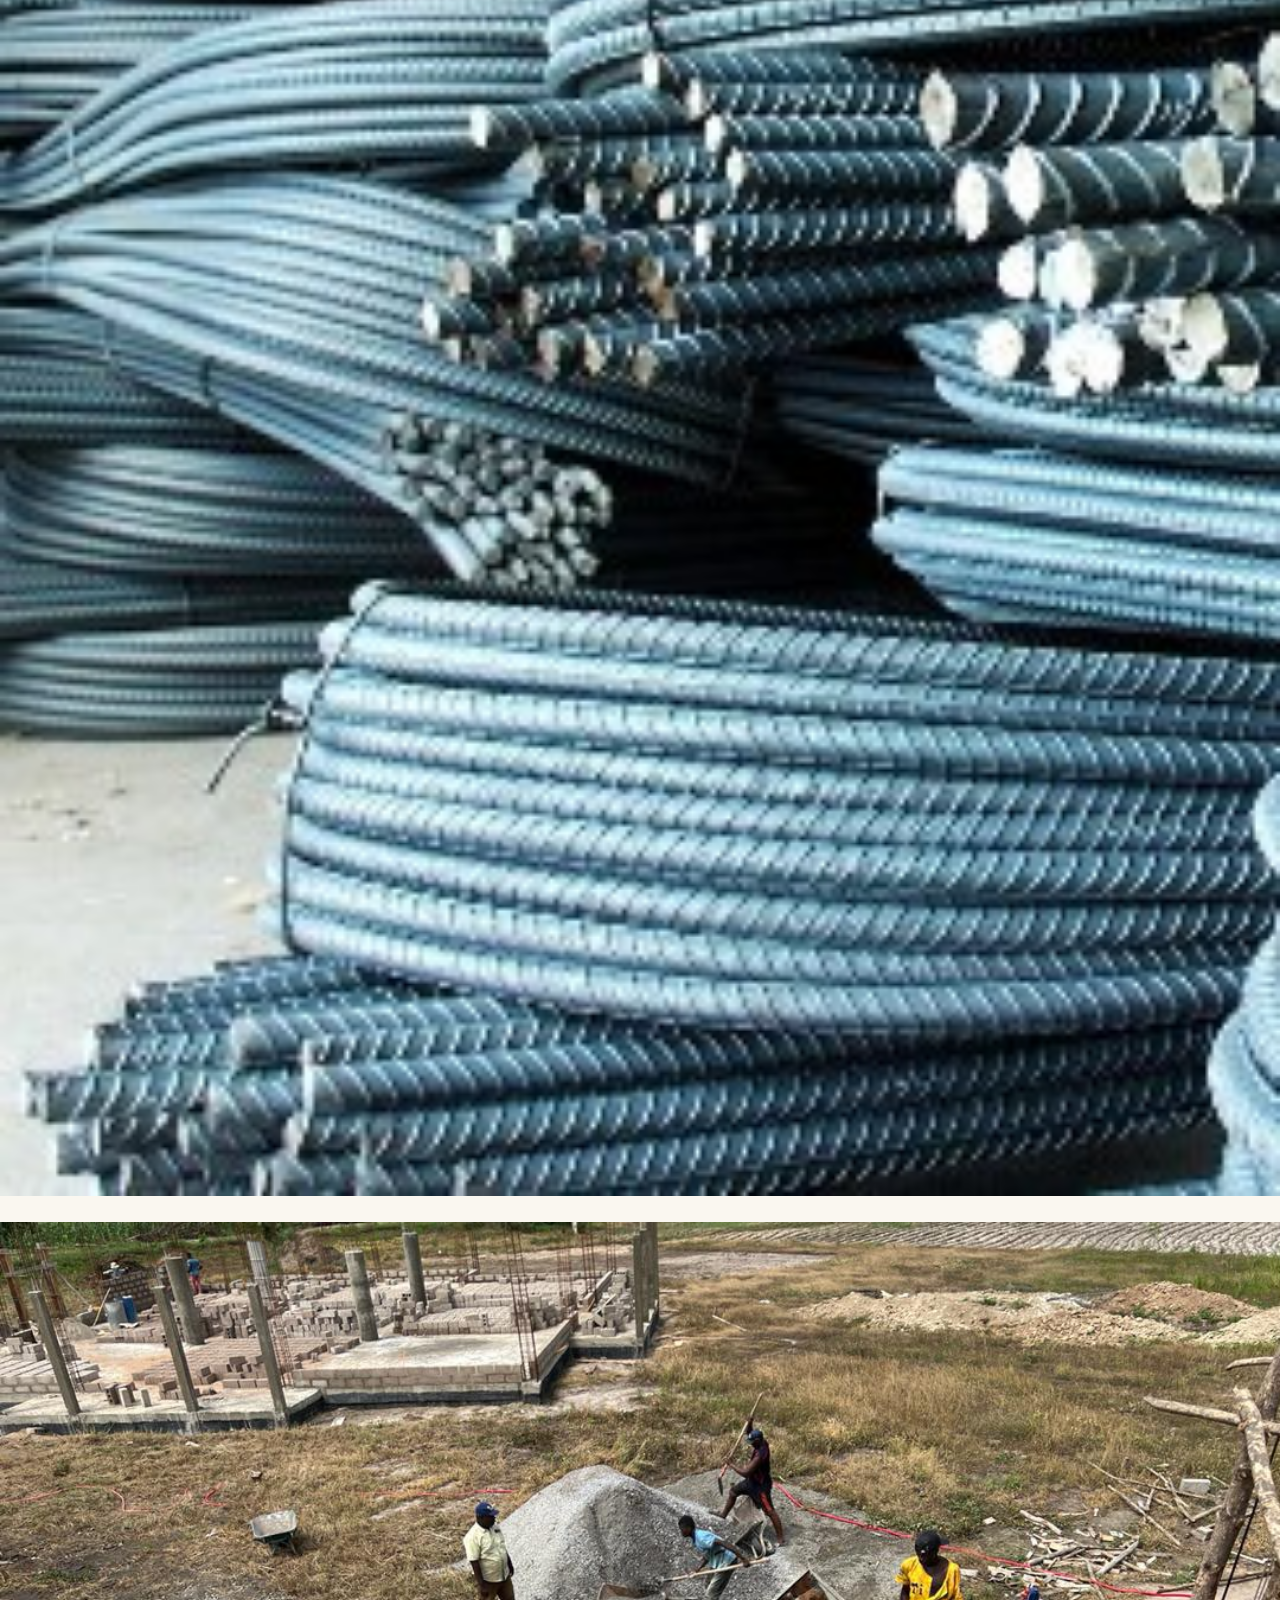
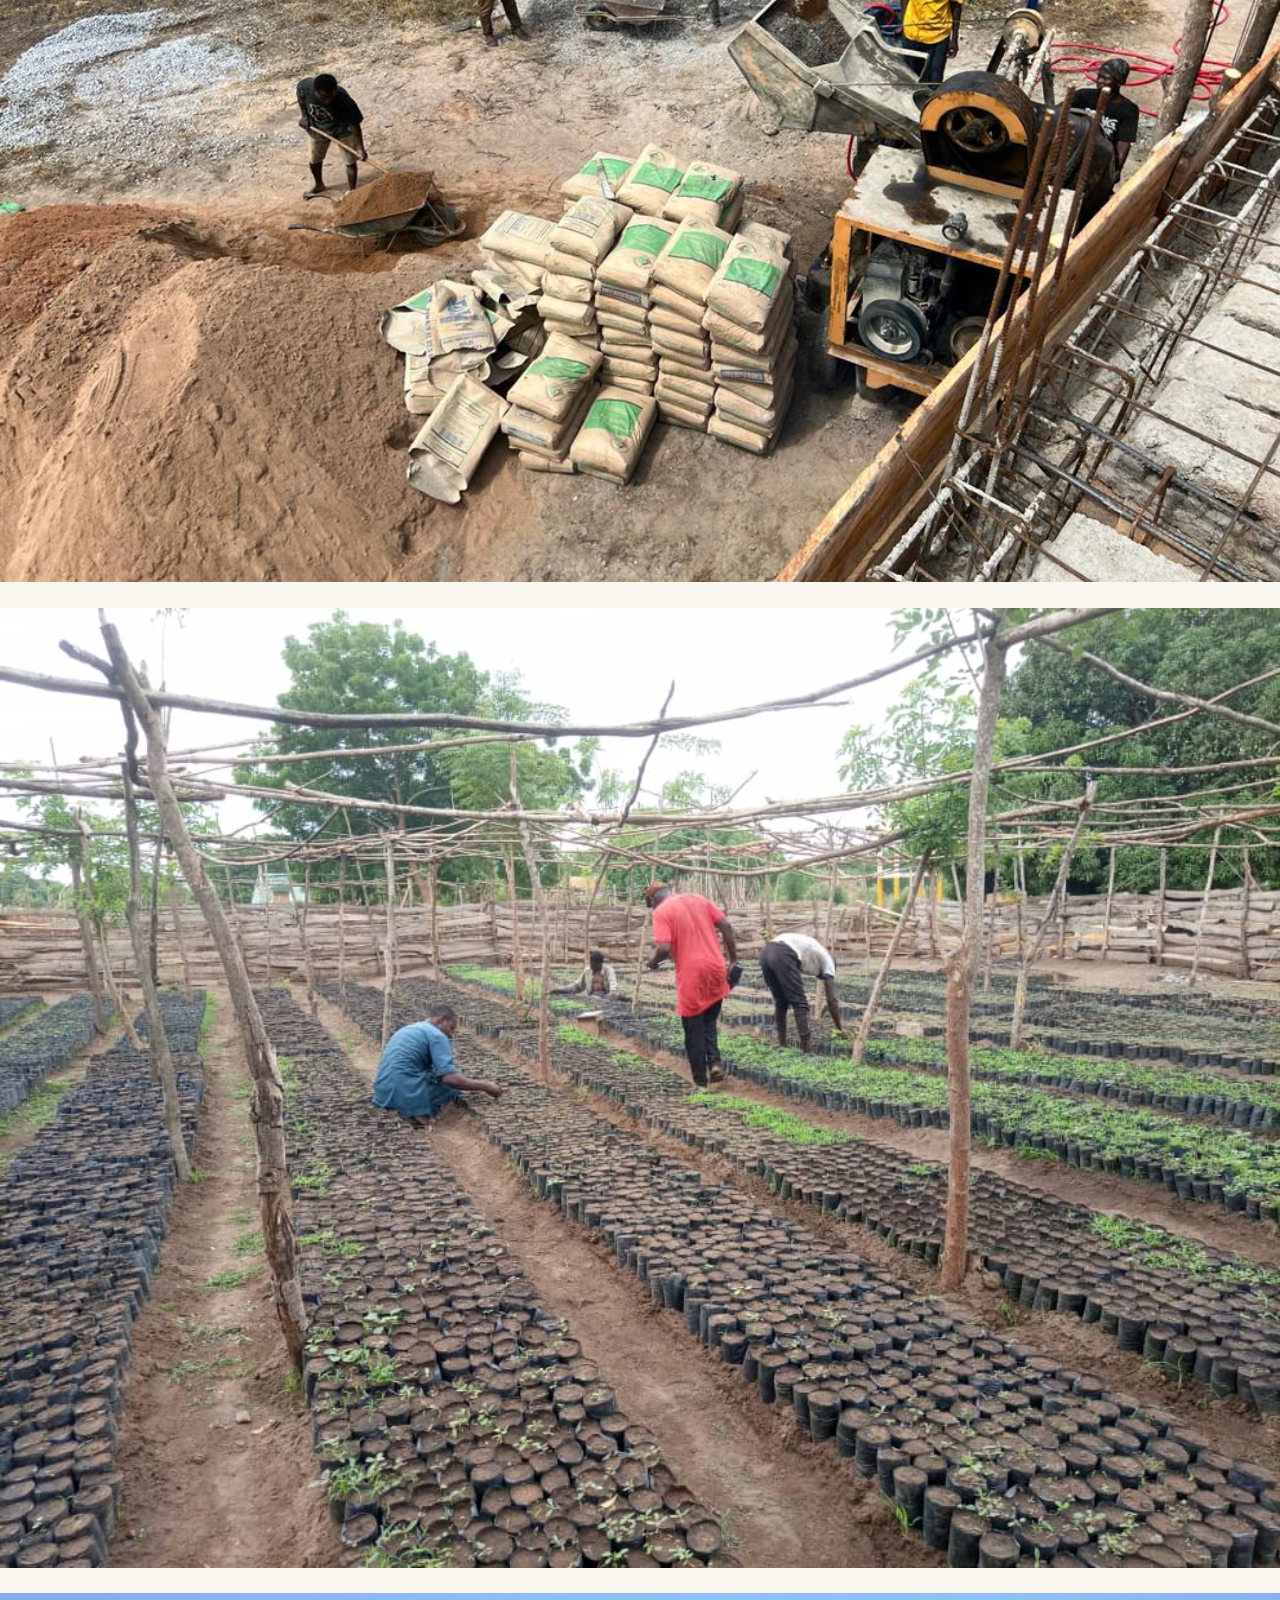
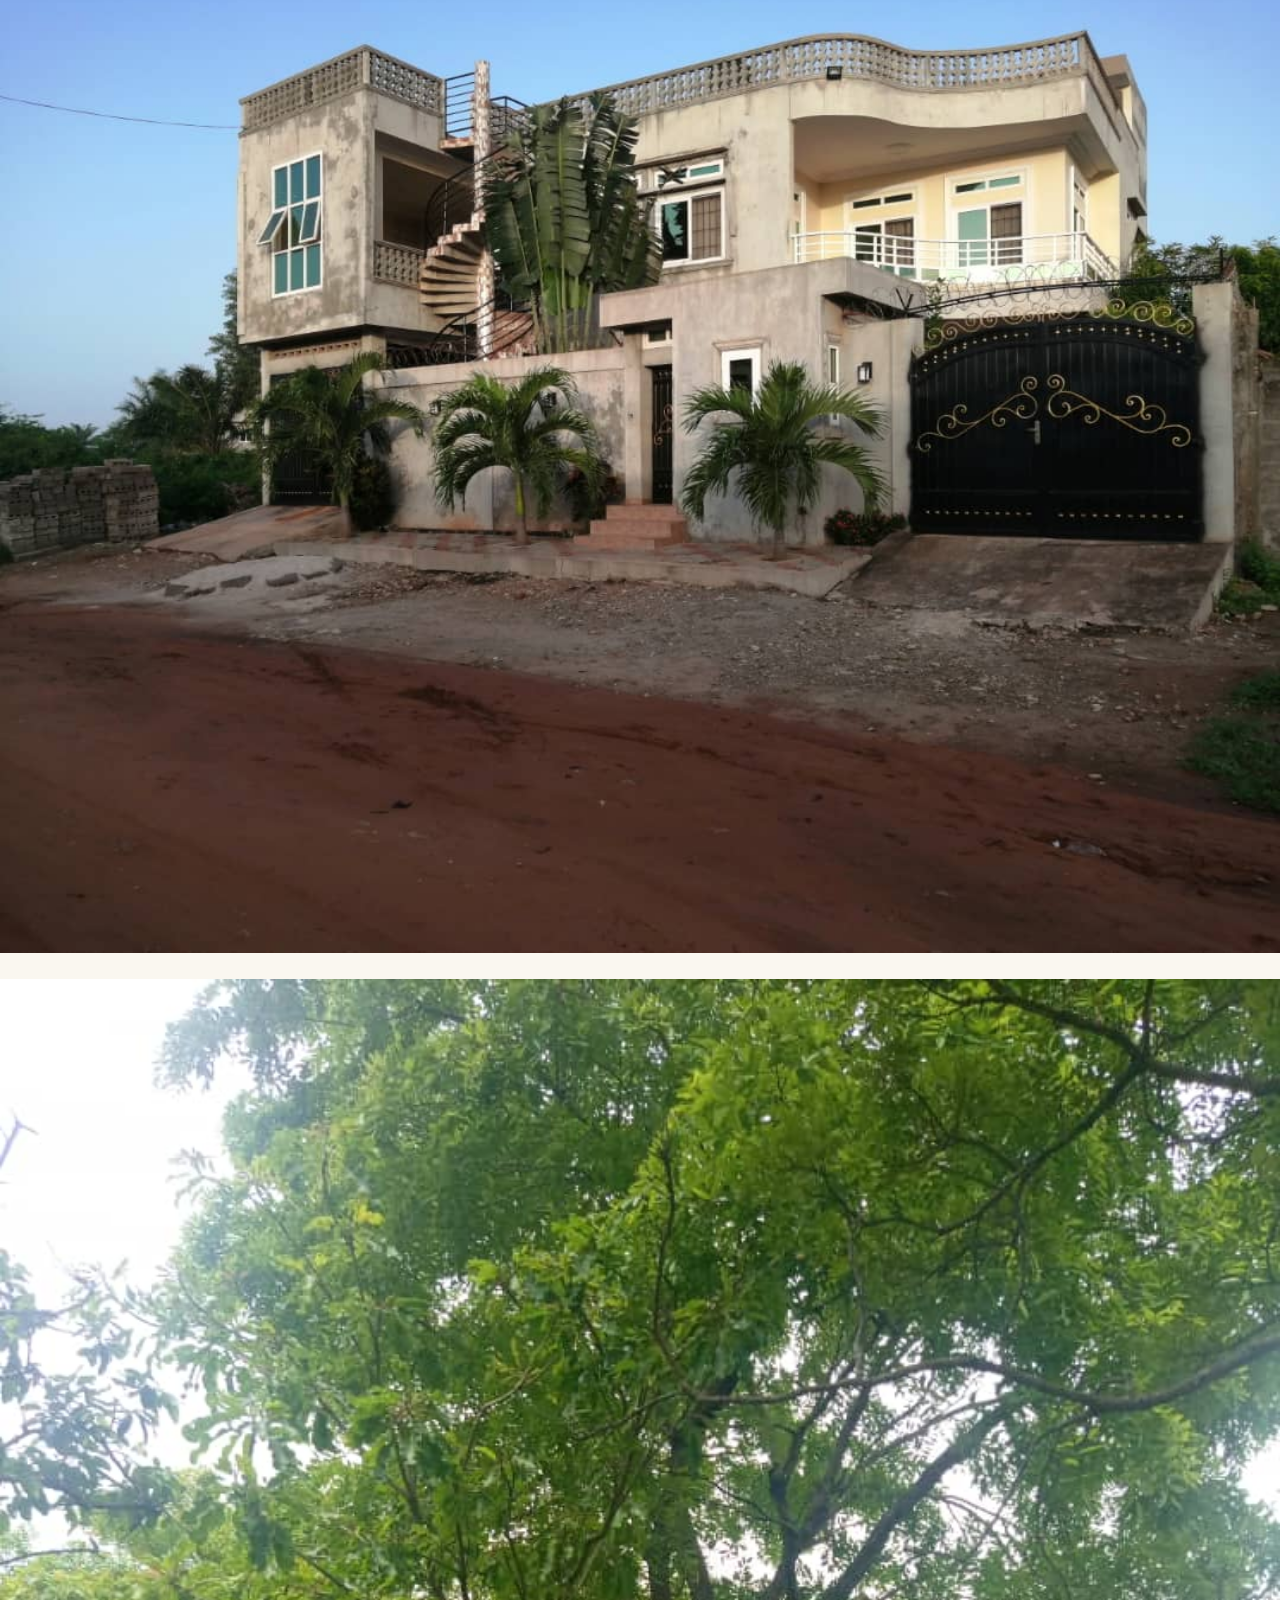
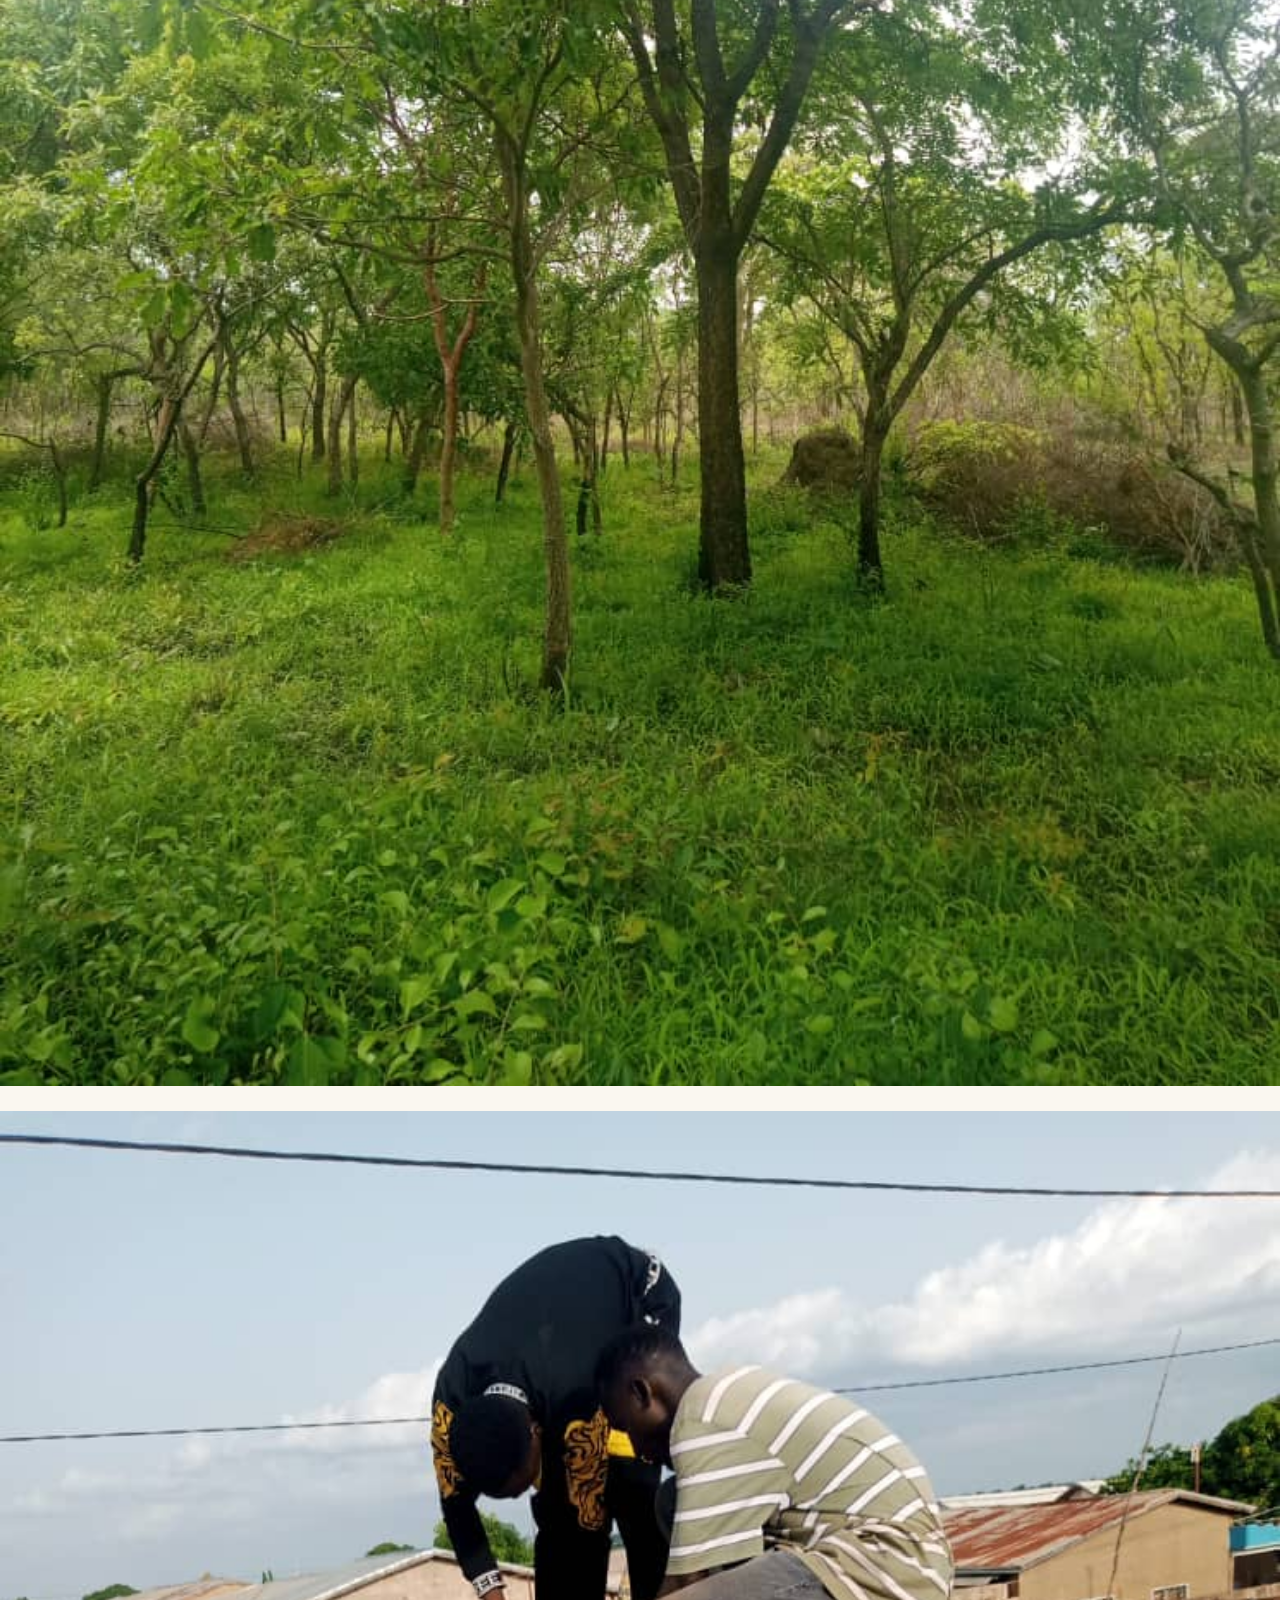
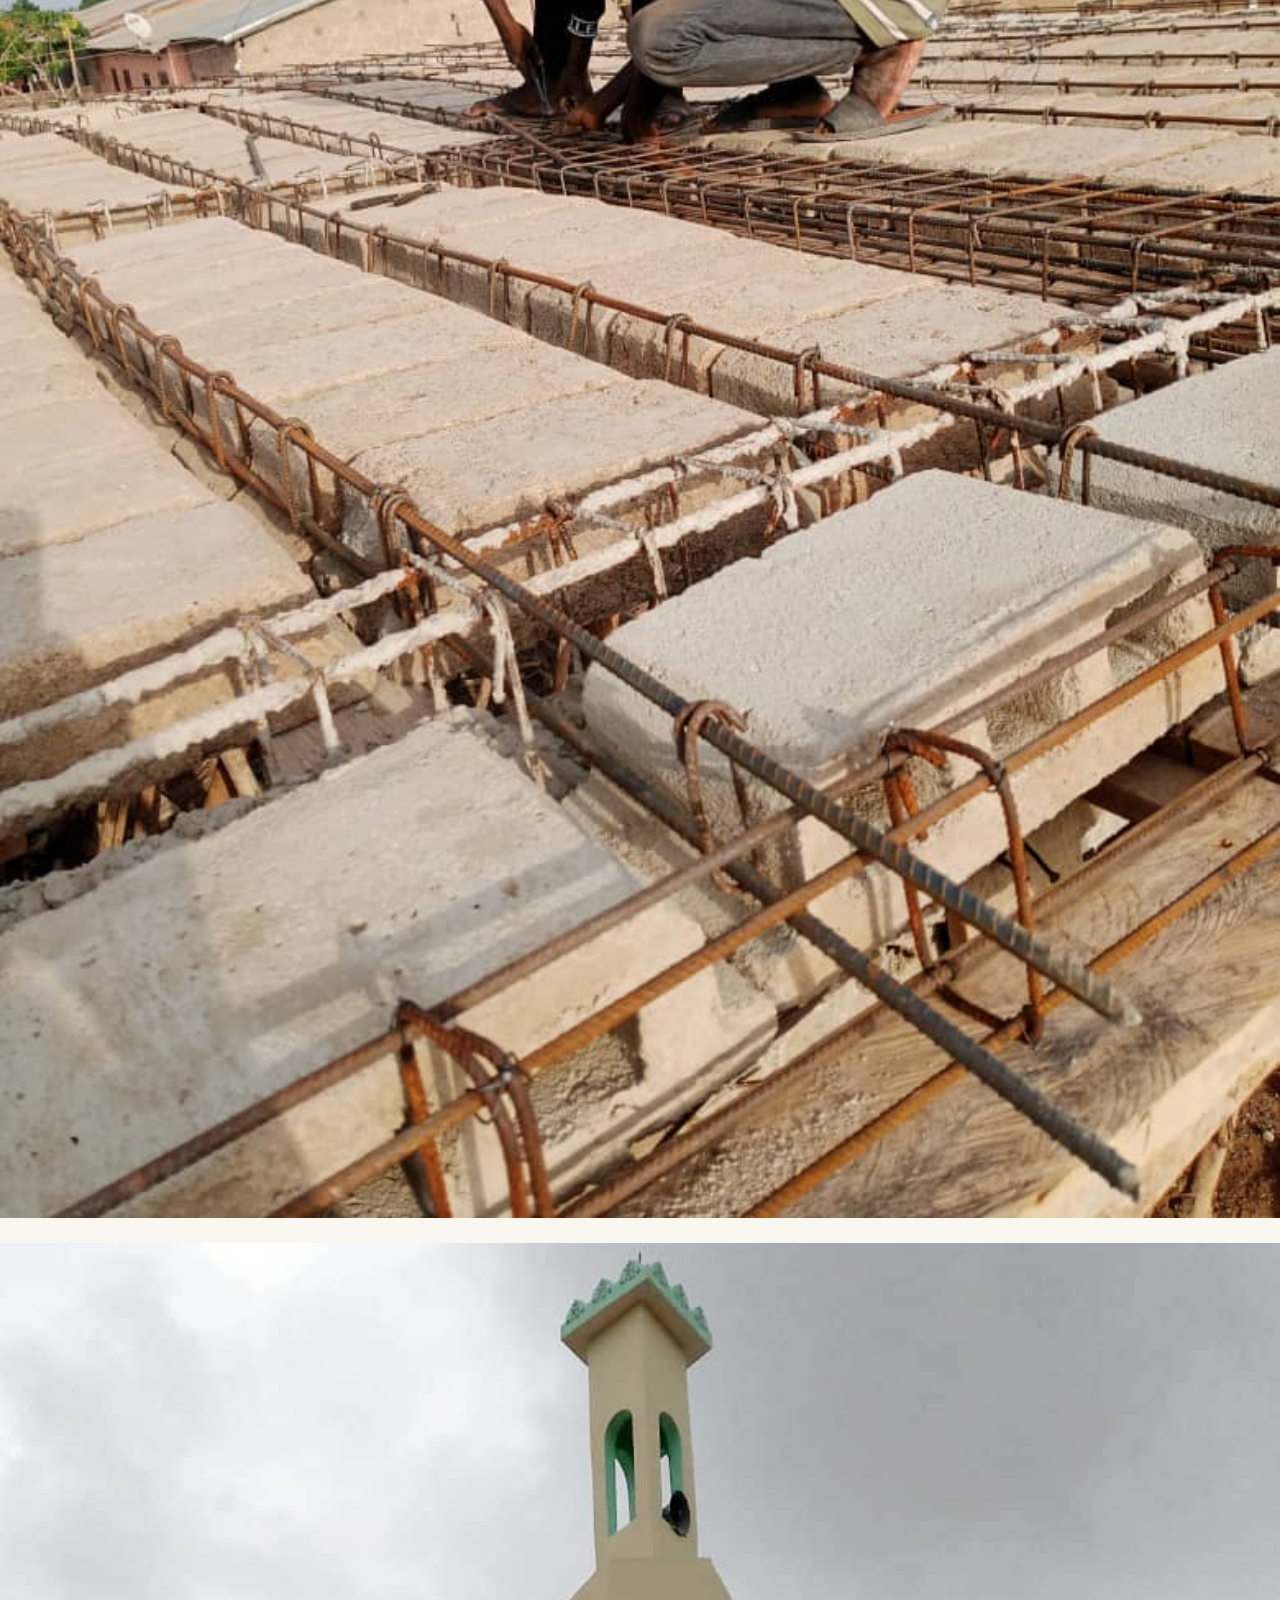
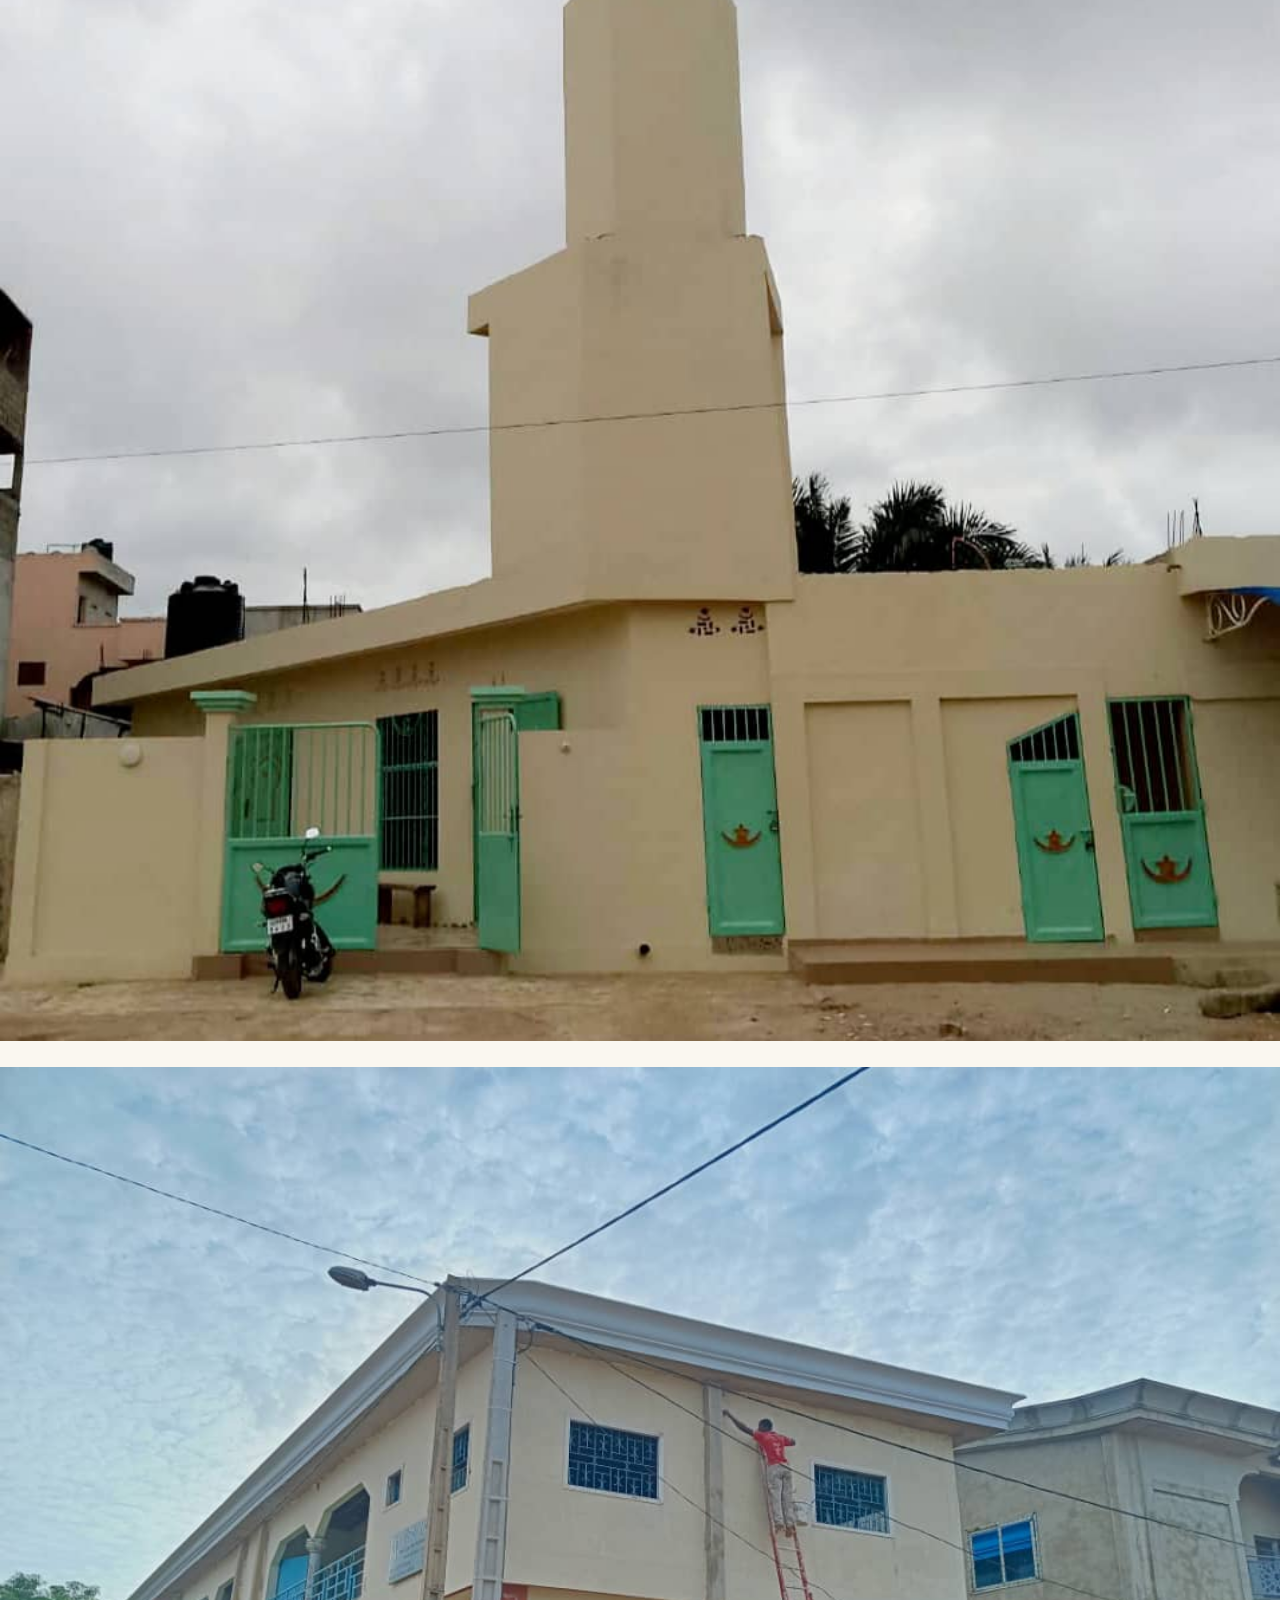
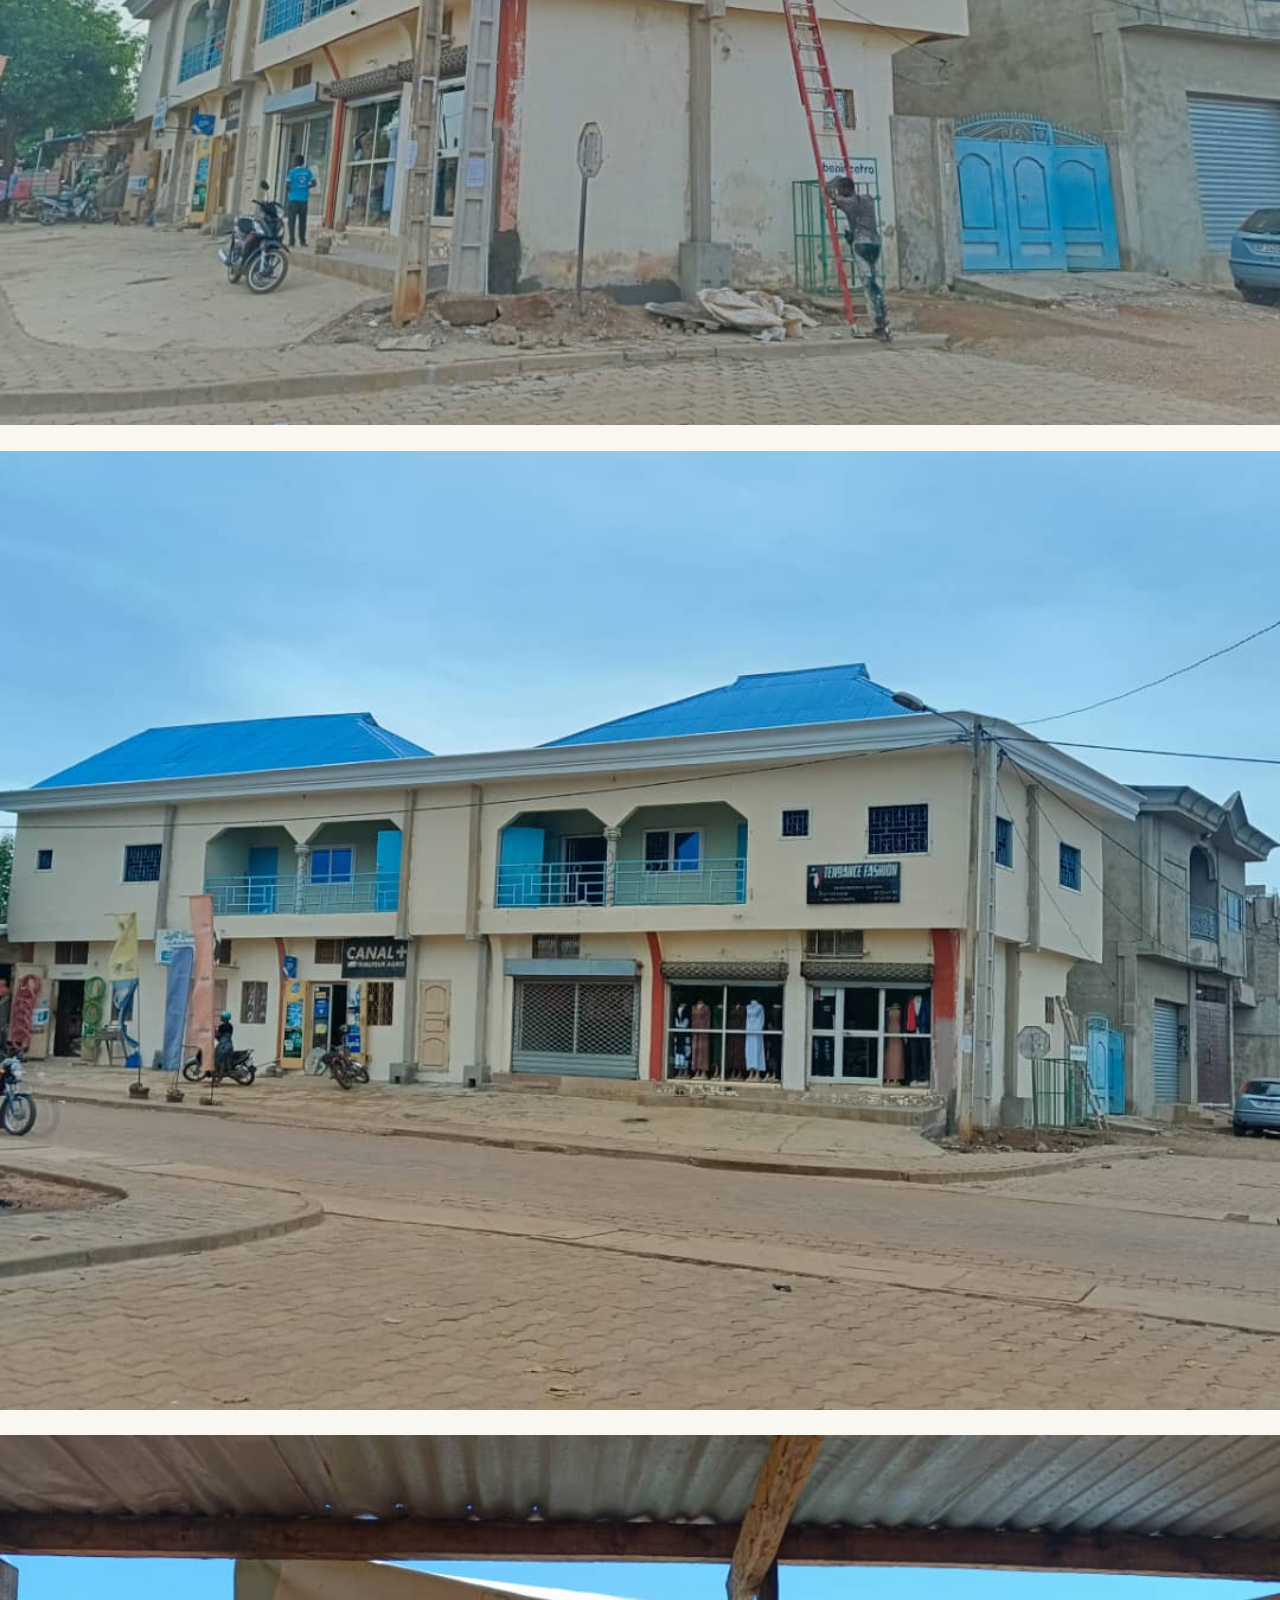
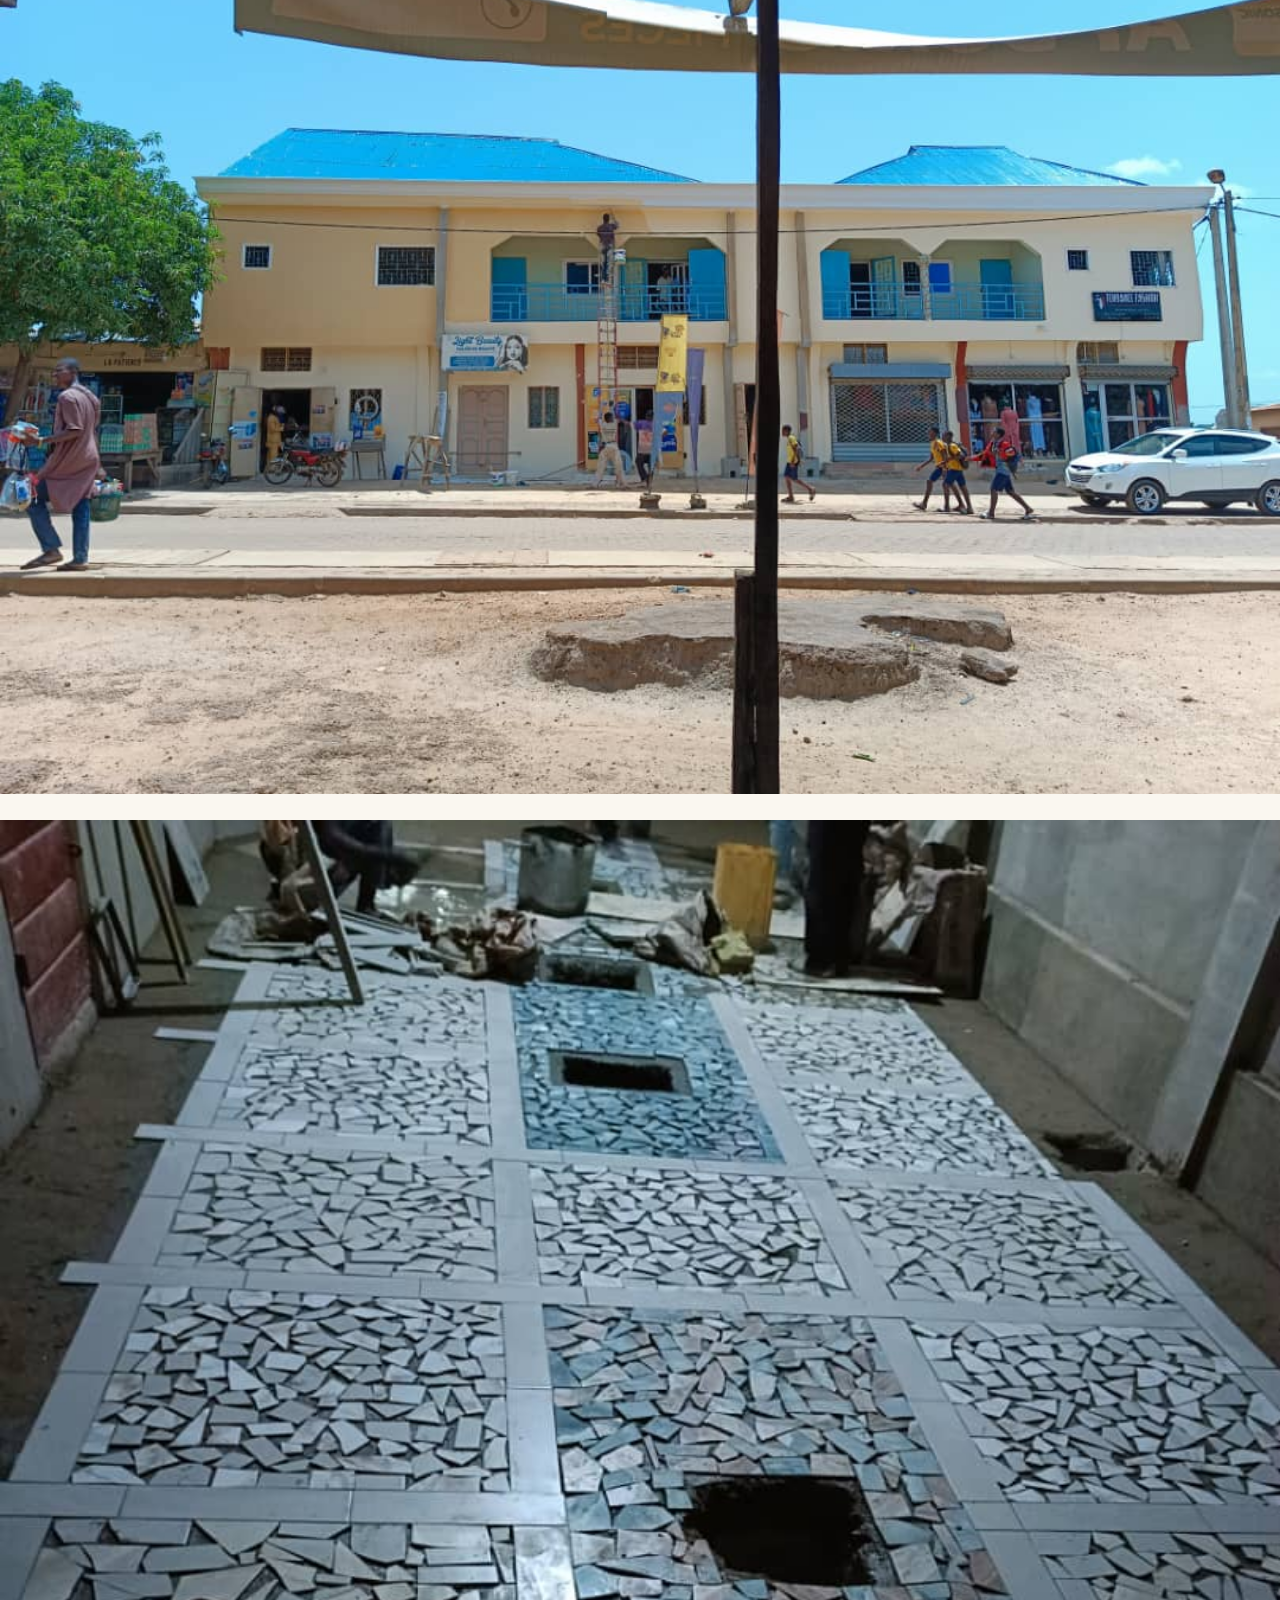
<file: service-maxima/realisations.html>
<!DOCTYPE html>
<html lang="fr">
<head>
<meta charset="UTF-8">
<meta name="viewport" content="width=device-width, initial-scale=1.0">
<title>Réalisations — SERVICE MAXIMA SARL</title>
<meta name="description" content="Projets BTP, immobiliers et fournitures réalisés par SERVICE MAXIMA SARL.">
<link rel="stylesheet" href="css/style.css">
</head>
<body>

<header class="site-header">
  <nav class="nav-wrap">
    <a href="index.html" class="logo"><img src="images/logo-service-maxima.jpg" alt="Logo SERVICE MAXIMA">SERVICE MAXIMA<br><small>SARL</small></a>
    <button class="nav-toggle" aria-label="Ouvrir le menu" aria-expanded="false">
      <span></span><span></span><span></span>
    </button>
    <ul class="nav-links">
      <li><a href="index.html">Accueil</a></li>
      <li><a href="a-propos.html">À propos</a></li>
      <li><a href="activites.html">Nos activités</a></li>
      <li><a href="realisations.html" aria-current="page">Réalisations</a></li>
      <li><a href="contact.html" class="nav-cta">Nous contacter</a></li>
    </ul>
  </nav>
</header>

<main>

  <section class="page-banner">
    <div class="container">
      <p class="breadcrumb"><a href="index.html">Accueil</a> / Réalisations</p>
      <p class="eyebrow">Nos réalisations</p>
      <h1>Des ambitions transformées en projets concrets</h1>
    </div>
  </section>


 

</main>

<div class="images">
<img src="images/reali1.jpg" alt="première"><br>
<img src="images/quinca1.jpg" alt="quincaillerie"><br>
<img src="images/reali2.jpg" alt="deuxième"><br>
<img src="images/reali3.jpg" alt="third"><br>
<img src="images/reali4.jpg" alt="4"><br>
<img src="images/reali5.jpg" alt="5"><br>
<img src="images/reali6.jpg" alt="6"><br>
<img src="images/reali7.jpg" alt="7"><br>
<img src="images/reali8.jpg" alt="8"><br>
<img src="images/reali9.jpg" alt="9"><br>
<img src="images/reali10.jpg" alt="10"><br>
<img src="images/reali11.jpg" alt="11"><br>
<img src="images/reali12.jpg" alt="12"><br>
<img src="images/reali13.jpg" alt="13"><br>
<img src="images/reali14.jpg" alt="14"><br>


</div>
<br>
<section class="cta-band">
    <div class="container">
      <h2>Votre projet mérite le même niveau d'exigence</h2>
      <p>Parlons-en et voyons comment SERVICE MAXIMA SARL peut vous accompagner.</p>
      <a href="contact.html" class="btn btn-outline">Démarrer un projet</a>
    </div>
  </section>

<footer class="site-footer">
  <div class="container">
    <div class="footer-grid">
      <div class="footer-about">
        <div class="logo" style="color:#fff; margin-bottom:14px;"><img src="images/logo-service-maxima.jpg" alt="Logo SERVICE MAXIMA">SERVICE MAXIMA<br><small style="color:#8A9A7B;">SARL</small></div>
        <p>Construire avec excellence. Investir avec confiance. Fournir avec fiabilité.</p>
      </div>
      <div>
        <h4>Navigation</h4>
        <ul>
          <li><a href="index.html">Accueil</a></li>
          <li><a href="a-propos.html">À propos</a></li>
          <li><a href="activites.html">Nos activités</a></li>
          <li><a href="realisations.html">Réalisations</a></li>
        </ul>
      </div>
      <div>
        <h4>Activités</h4>
        <ul>
          <li><a href="activites.html#btp">BTP</a></li>
          <li><a href="activites.html#immobilier">Immobilier</a></li>
          <li><a href="activites.html#bois">Produits forestiers</a></li>
          <li><a href="activites.html#quincaillerie">Quincaillerie</a></li>
        </ul>
      </div>
      <div>
        <h4>Contact</h4>
        <ul>
          <li><a href="tel:+229XXXXXXXX">+229 XX XX XX XX</a></li>
          <li><a href="mailto:contact@servicemaxima.bj">contact@servicemaxima.bj</a></li>
          <li><a href="contact.html">Formulaire de contact</a></li>
        </ul>
      </div>
    </div>
    <div class="footer-bottom">
      <span>© 2026 SERVICE MAXIMA SARL — Tous droits réservés.</span>
      <span>Cotonou, Bénin</span>
    </div>
  </div>
</footer>

<script src="js/script.js"></script>
</body>
</html>
</file>
<file: service-maxima/css/style.css>
/* =========================================================
   SERVICE MAXIMA SARL — Style principal
   Palette : vert forêt / terracotta / sable / anthracite
   ========================================================= */

@import url('https://fonts.googleapis.com/css2?family=Fraunces:opsz,wght@9..144,400;9..144,500;9..144,600;9..144,700&family=Inter:wght@400;500;600;700&family=IBM+Plex+Mono:wght@500&display=swap');

:root{
  --vert-foret: rgba(0, 166, 255, 0.966);
  --vert-foret-clair: orange;
  --terracotta: #C1622D;
  --terracotta-clair: #d9804cee;
  --sable: #E8DCC4;
  --fond: #FAF7F0;
  --anthracite: #2B2B28;
  --sauge: #8A9A7B;
  --acier: #6B7178;

  --font-display: 'Fraunces', serif;
  --font-body: 'Inter', sans-serif;
  --font-mono: 'IBM Plex Mono', monospace;

  --max-w: 1180px;
}

*,*::before,*::after{ box-sizing: border-box; }
html{ scroll-behavior: smooth; }
body{
  margin:0;
  font-family: var(--font-body);
  
  background: var(--fond);
  line-height: 1.6;
}
img{ max-width:100%; display:block; }
a{ color: inherit; text-decoration: none; }
ul{ list-style:none; margin:0; padding:0; }
h1,h2,h3,h4{ font-family: var(--font-display); margin:0 0 .5em; font-weight:600; line-height:1.15; }
p{ margin:0 0 1em; }

.container{
  max-width: var(--max-w);
  margin: 0 auto;
  padding: 0 28px;
}

a:focus-visible, button:focus-visible, input:focus-visible, textarea:focus-visible{
  outline: 3px solid var(--terracotta);
  outline-offset: 2px;
}

@media (prefers-reduced-motion: reduce){
  *{ animation-duration: 0.01ms !important; transition-duration: 0.01ms !important; scroll-behavior: auto !important; }
}

/* =========== Carotte de sondage — motif signature =========== */
.carotte{
  display:flex;
  width:100%;
  height:10px;
}
.carotte span{ flex:1; }
.carotte .c-btp{ background: var(--acier); }
.carotte .c-immo{ background: var(--vert-foret); }
.carotte .c-bois{ background: #8B5A2B; }
.carotte .c-quinc{ background: var(--terracotta); }

.carotte.vertical{
  flex-direction: column;
  width: 10px;
  height: 100%;
}

/* =========== Header / Nav =========== */
.site-header{
  position: sticky; top:0; z-index: 100;
  background: rgba(11, 43, 92, 0.79);
  backdrop-filter: blur(8px);
  -webkit-backdrop-filter: blur(8px);
  border-bottom: 1px solid rgba(255,255,255,0.15);
}
.nav-wrap{
  display:flex; align-items:center; justify-content:space-between;
  padding: 16px 28px;
  max-width: var(--max-w);
  margin: 0 auto;
}
.logo{
  display:flex; align-items:center; gap:10px;
  font-family: var(--font-display);
  font-weight:700;
  font-size: 1.3rem;
  color: #fff;
}
.logo img{
  width: 38px;
  height: 38px;
  border-radius: 50%;
  object-fit: cover;
  display: block;
}
.logo small{
  display:block;
  font-family: var(--font-mono);
  font-size: .58rem;
  letter-spacing: .08em;
  color: rgba(255,255,255,0.7);
  font-weight:500;
  text-transform: uppercase;
}

.nav-links{
  display:flex; gap: 32px;
  font-weight:600; font-size: .95rem;
}
.nav-links a{
  position:relative;
  padding: 4px 0;
  color: #fff;
  transition: color .2s;
}
.nav-links a::after{
  content:"";
  position:absolute; left:0; bottom:-2px;
  width:0; height:2px;
  background: var(--terracotta-clair);
  transition: width .25s ease;
}
.nav-links a:hover, .nav-links a[aria-current="page"]{ color: var(--terracotta-clair); }
.nav-links a:hover::after, .nav-links a[aria-current="page"]::after{ width:100%; }

.nav-cta{
  background: var(--terracotta);
  color:#fff !important;
  padding: 10px 20px;
  border-radius: 3px;
  font-weight:600;
  font-size:.9rem;
  transition: background .2s;
}
.nav-cta:hover{ background: var(--terracotta-clair); }

.nav-toggle{
  display:none;
  background:none; border:none; cursor:pointer;
  flex-direction:column; gap:5px; padding:8px;
}
.nav-toggle span{ width:24px; height:2px; background: #fff; }

@media (max-width: 860px){
  .nav-toggle{ display:flex; }
  .nav-links{
    position:absolute; top:100%; left:0; right:0;
    background: rgba(11, 31, 92, 0.92);
    flex-direction:column;
    padding: 20px 28px 28px;
    border-bottom: 1px solid rgba(255,255,255,0.15);
    display:none;
    gap: 18px;
  }
  .nav-links.open{ display:flex; }
  .nav-cta{ display:inline-block; text-align:center; }
}

/* =========== Boutons =========== */
.btn{
  display:inline-block;
  padding: 14px 30px;
  font-weight:600;
  font-size: .95rem;
  border-radius: 3px;
  border: 2px solid transparent;
  cursor:pointer;
  transition: all .2s ease;
  color: blue;
}
.btn-primary{ background: var(--terracotta); color:#fff; }
.btn-primary:hover{ background: var(--terracotta-clair); }
.btn-outline{ border-color: black;}
.btn-outline:hover{ background: var(--fond); color: var(--vert-foret); }
.btn-outline-dark{ border-color: var(--vert-foret); color: var(--vert-foret); }
.btn-outline-dark:hover{ background: var(--vert-foret); color:#fff; }

/* =========== Hero (accueil) — fond en image, modifiable =========== */
/* Pour changer l'image : remplace le fichier images/hero-fond.jpg par la tienne
   (même nom de fichier), ou change le chemin ci-dessous. */
.hero{
  background-image: url('../images/first.jpg');
  background-size: cover;
  background-position: center;
  padding: 110px 0 90px;
  isolation: isolate;
}

.hero-eyebrow{
  font-family: var(--font-mono);
  text-transform: uppercase;
  letter-spacing: .12em;
  font-size: .78rem;
  color: var(--terracotta-clair);
  margin-bottom: 18px;
}
.hero h1{
  font-size: clamp(2.2rem, 5vw, 3.6rem);
  max-width: 15ch;
  color: #C1622D;
}
.hero p.lede{
  max-width: 56ch;
  font-size: 1.15rem;
  margin-top: 18px;
  margin-bottom: 34px;
  color: rgb(0, 38, 255);
}
.hero-actions{ display:flex; gap:16px; flex-wrap:wrap; }
.hero-slogan{
  margin-top: 56px;
  font-family: var(--font-display);
  font-style: italic;
  font-size: 1.05rem;
  border-top: 1px solid rgba(232,220,196,0.25);
  padding-top: 22px;
  color: #C1622D;
}

/* =========== Sections génériques =========== */
section{ padding: 84px 0; }
.section-alt{ background: var(--sable); }
.eyebrow{
  font-family: var(--font-mono);
  text-transform: uppercase;
  letter-spacing: .1em;
  font-size: .78rem;
  color: var(--terracotta);
  font-weight:600;
  margin-bottom: 14px;
}
.section-head{ max-width: 640px; margin-bottom: 48px; }
.section-head h2{ font-size: clamp(1.7rem, 3.2vw, 2.4rem); color: var(--vert-foret); }
.section-head p{ color: var(--acier); font-size: 1.05rem; }

/* =========== Grille des 4 pôles =========== */
.poles-grid{
  display:grid;
  grid-template-columns: repeat(4, 1fr);
  gap: 1px;
  background: rgba(43,43,40,0.08);
  border: 1px solid rgba(43,43,40,0.08);
}
.pole-card{
  background: var(--fond);
  padding: 32px 26px;
  transition: background .25s;
}
.pole-card:hover{ background: #fff; }
.pole-card .pole-index{
  font-family: var(--font-mono);
  font-size: .75rem;
  color: var(--acier);
  display:flex; align-items:center; gap:8px;
  margin-bottom: 18px;
}
.pole-index .dot{ width:10px; height:10px; border-radius:2px; display:inline-block; }
.dot-btp{ background: var(--acier); }
.dot-immo{ background: var(--vert-foret); }
.dot-bois{ background: #8B5A2B; }
.dot-quinc{ background: var(--terracotta); }

.pole-card h3{ font-size: 1.2rem; color: var(--vert-foret); }
.pole-card p{ font-size: .92rem; color: var(--anthracite); margin-bottom: 18px; }
.pole-card a{ font-weight:600; font-size:.88rem; color: var(--terracotta); }
.pole-card a::after{ content:" →"; }

@media (max-width: 900px){
  .poles-grid{ grid-template-columns: 1fr 1fr; }
}
@media (max-width: 560px){
  .poles-grid{ grid-template-columns: 1fr; }
}

/* =========== Chiffres clés =========== */
.stats{
  display:grid;
  grid-template-columns: repeat(4,1fr);
  gap: 32px;
  padding: 48px 0;
}
.stat b{
  display:block;
  font-family: var(--font-display);
  font-size: 2.6rem;
  color: var(--vert-foret);
}
.stat span{
  font-family: var(--font-mono);
  font-size: .78rem;
  text-transform: uppercase;
  letter-spacing: .06em;
  color: var(--acier);
}
@media (max-width: 760px){
  .stats{ grid-template-columns: 1fr 1fr; }
}

/* =========== Valeurs =========== */
.valeurs-list{
  display:grid;
  grid-template-columns: repeat(2,1fr);
  gap: 24px;
}
.valeur-item{
  display:flex; gap:16px;
  padding: 22px 0;
  border-top: 1px solid rgba(43,43,40,0.12);
}
.valeur-item .num{
  font-family: var(--font-mono);
  color: var(--terracotta);
  font-size: .85rem;
  padding-top: 3px;
}
.valeur-item h4{ font-size: 1.05rem; margin-bottom:4px; color: var(--vert-foret); }
.valeur-item p{ font-size: .92rem; color: var(--acier); margin:0; }
@media (max-width: 700px){ .valeurs-list{ grid-template-columns: 1fr; } }

/* =========== Cartes réalisations =========== */
.projets-grid{
  display:grid;
  grid-template-columns: repeat(3, 1fr);
  gap: 26px;
}
.projet-card{
  background:#fff;
  border: 1px solid rgba(43,43,40,0.1);
  display:flex; flex-direction:column;
}
.projet-visual{
  height: 170px;
  position:relative;
  display:flex; align-items:flex-end;
  padding: 16px;
}
.projet-visual span.tag{
  background: rgba(0,0,0,0.35);
  color:#fff;
  font-family: var(--font-mono);
  font-size: .7rem;
  text-transform: uppercase;
  letter-spacing:.05em;
  padding: 5px 10px;
  border-radius: 3px;
}
.projet-body{ padding: 20px; flex:1; display:flex; flex-direction:column; }
.projet-body h3{ font-size: 1.05rem; color: var(--vert-foret); margin-bottom: 6px; }
.projet-body p{ font-size: .9rem; color: var(--acier); flex:1; }
.projet-meta{
  font-family: var(--font-mono);
  font-size: .72rem;
  color: var(--acier);
  border-top: 1px dashed rgba(43,43,40,0.15);
  padding-top: 12px;
  margin-top: 10px;
  display:flex; justify-content:space-between;
}
@media (max-width: 900px){ .projets-grid{ grid-template-columns: 1fr 1fr; } }
@media (max-width: 600px){ .projets-grid{ grid-template-columns: 1fr; } }

/* =========== CTA bande =========== */
.cta-band{
  background: var(--terracotta);
  color:#fff;
  padding: 60px 0;
  text-align:center;
}
.cta-band h2{ color:#fff; font-size: clamp(1.5rem,3vw,2.1rem); }
.cta-band p{ color: rgba(255,255,255,0.85); max-width: 50ch; margin: 0 auto 26px; }

/* =========== Formulaire de contact =========== */
.contact-grid{
  display:grid;
  grid-template-columns: 1.1fr 1fr;
  gap: 56px;
}
.form-group{ margin-bottom: 20px; }
.form-group label{
  display:block; font-weight:600; font-size:.88rem; margin-bottom:6px; color: var(--vert-foret);
}
.form-group input, .form-group select, .form-group textarea{
  width:100%;
  padding: 12px 14px;
  border: 1px solid rgba(43,43,40,0.2);
  border-radius: 3px;
  font-family: var(--font-body);
  font-size: .95rem;
  background:#fff;
  color: var(--anthracite);
}
.form-group textarea{ resize: vertical; min-height: 120px; }
.form-note{ font-size:.8rem; color: var(--acier); margin-top: 6px; }

.info-card{
  background: var(--vert-foret);
  color: var(--fond);
  padding: 34px;
  border-radius: 4px;
}
.info-card h3{ color:#fff; font-size:1.15rem; }
.info-line{
  display:flex; gap:14px; margin-bottom: 20px; align-items:flex-start;
}
.info-line .ic{
  font-family: var(--font-mono); font-size:.75rem;
  background: rgba(250,247,240,0.12);
  padding: 6px 8px; border-radius:3px; color: var(--terracotta-clair);
  min-width: 46px; text-align:center;
}
.info-line div p{ margin:0; font-size:.92rem; color: rgba(250,247,240,0.9); }
.info-line div span{ display:block; font-size:.75rem; color: var(--sauge); text-transform:uppercase; letter-spacing:.05em; font-family: var(--font-mono); margin-bottom:2px; }

@media (max-width: 860px){ .contact-grid{ grid-template-columns: 1fr; } }

.images img{
  width: 100%;
  height: auto;
  display: block;
}
.law h1{
  text-align:  center;
  
}

/* =========== Footer — fond en image, modifiable =========== */
/* Pour changer l'image : remplace le fichier images/footer-fond.jpg par la tienne
   (même nom de fichier), ou change le chemin ci-dessous. */
.site-footer{
  background-size: cover;
  background-position: center;
  background-color: #2b2b28c8;
  padding-top: 60px;
}
.footer-grid{
  display:grid;
  grid-template-columns: 1.4fr 1fr 1fr 1fr;
  gap: 40px;
  padding-bottom: 50px;
}
.footer-grid h4{
   font-size:.85rem; text-transform:uppercase; letter-spacing:.08em; font-family: var(--font-mono); margin-bottom:16px;
}
.footer-grid ul li{ margin-bottom: 10px; }
.footer-grid ul li a{  font-size:.9rem; }
.footer-grid ul li a:hover{ color: var(--terracotta-clair); }
.footer-about p{ font-size:.88rem;  max-width: 34ch; }
.footer-bottom{
  border-top: 1px solid ;
  padding: 20px 0;
  display:flex; justify-content:space-between; align-items:center;
  flex-wrap:wrap; gap:10px;
  font-size:.78rem;
  
}
@media (max-width: 800px){
  .footer-grid{ grid-template-columns: 1fr 1fr; }
}
@media (max-width: 480px){
  .footer-grid{ grid-template-columns: 1fr; }
}

/* =========== Page interne : bandeau titre =========== */
.page-banner{
  background: var(--vert-foret);
  color:#fff;
  padding: 70px 0 50px;
}
.page-banner .eyebrow{ color: var(--terracotta-clair); }
.page-banner h1{ color:#fff; font-size: clamp(1.9rem, 4vw, 2.8rem); max-width: 22ch; }
.breadcrumb{
  font-family: var(--font-mono); font-size:.78rem; color: rgba(250,247,240,0.6); margin-bottom: 16px;
}
.breadcrumb a{ color: var(--sable); }
.breadcrumb a:hover{ color: var(--terracotta-clair); }

/* =========== Activité détail (page activites.html) =========== */
.activite-block{
  display:grid;
  grid-template-columns: 40px 1fr;
  gap: 32px;
  padding: 60px 0;
  border-bottom: 1px solid rgba(43,43,40,0.1);
}
.activite-block:last-child{ border-bottom:none; }
.activite-content h2{ color: var(--vert-foret); font-size: 1.8rem; }
.activite-content .role{
  font-family: var(--font-mono); text-transform:uppercase; letter-spacing:.08em; font-size:.75rem; color: var(--terracotta); margin-bottom:14px; display:block;
}
.activite-content p{ color: var(--anthracite); max-width: 70ch; }
.activite-tags{ display:flex; gap:10px; flex-wrap:wrap; margin-top: 20px; }
.activite-tags span{
  font-family: var(--font-mono); font-size:.72rem; background: var(--sable); padding: 6px 12px; border-radius: 3px; color: var(--vert-foret);
}
@media (max-width: 700px){
  .activite-block{ grid-template-columns: 1fr; }
  .activite-block .carotte.vertical{ display:none; }
}

/* =========== Utilitaires =========== */
.text-center{ text-align:center; }
.mt-0{ margin-top:0; }
</file>
